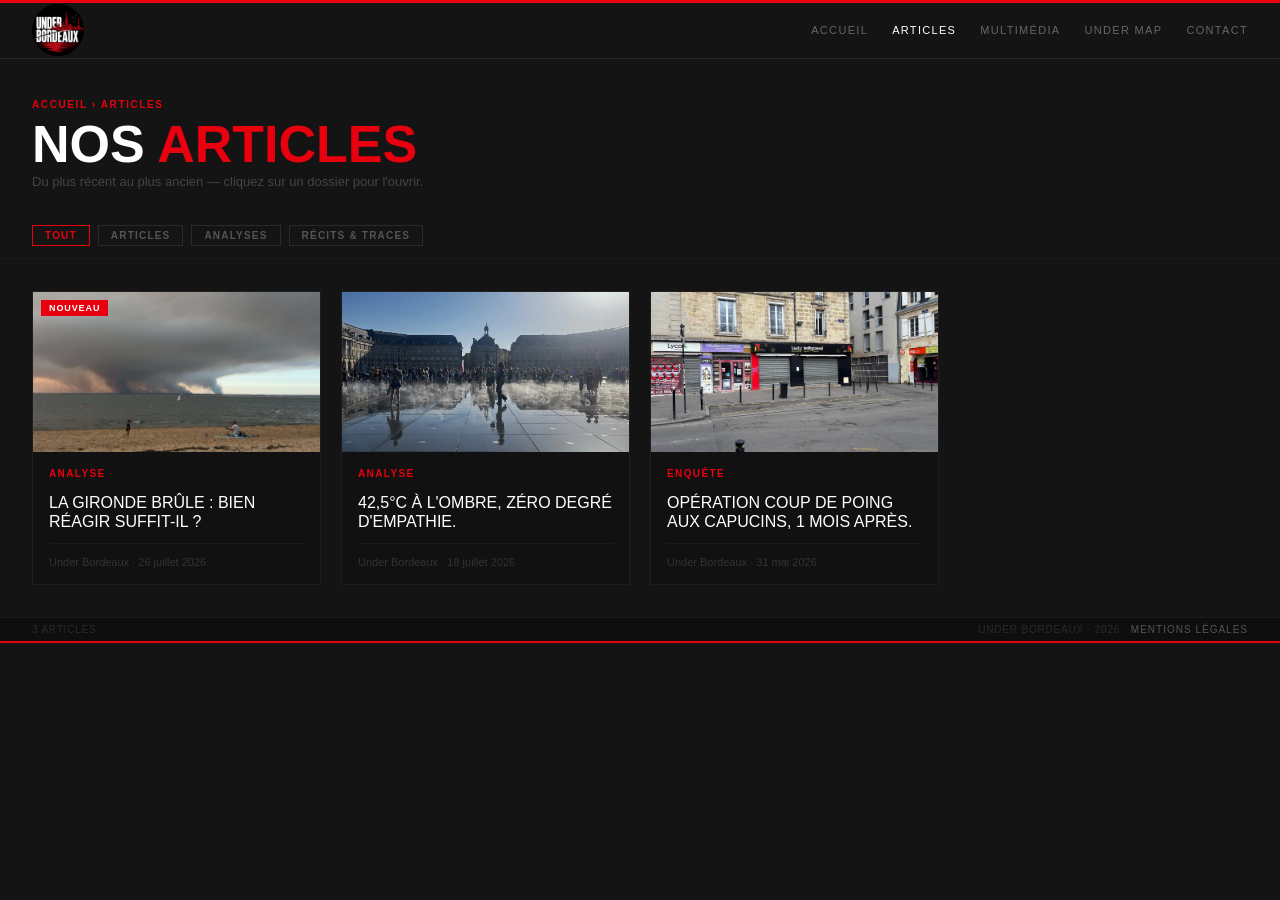
<file: articles.html>
<!DOCTYPE html>
<html lang="fr">
<head>
  <meta charset="UTF-8" />
  <meta name="viewport" content="width=device-width, initial-scale=1.0" />
  <title>Articles — Under Bordeaux</title>
  <link rel="stylesheet" href="css/style.css" />
  <style>
    .ub-lib-filters { display: flex; gap: 8px; padding: 12px 32px; border-bottom: 0.5px solid #1a1a1a; }
    .ub-filter { background: none; border: 0.5px solid #2a2a2a; color: #555; font-size: 10px; font-weight: 700; letter-spacing: 0.12em; text-transform: uppercase; padding: 4px 12px; cursor: pointer; transition: all 0.15s; }
    .ub-filter:hover, .ub-filter.active { border-color: #E8000F; color: #E8000F; }
    .ub-lib-grid { display: grid; grid-template-columns: repeat(auto-fill, minmax(260px, 1fr)); gap: 20px; padding: 32px; }
    .ub-card { background: #111; border: 0.5px solid #1e1e1e; cursor: pointer; transition: all 0.15s; }
    .ub-card:hover { border-color: #333; transform: translateY(-2px); }
    .ub-card:hover .ub-card-title { color: #E8000F; }
    .ub-card-img { width: 100%; height: 160px; object-fit: cover; display: block; background: #1a1a1a; position: relative; overflow: hidden; }
    .ub-card-img img { width: 100%; height: 100%; object-fit: cover; display: block; }
    .ub-card-img-placeholder { width: 100%; height: 160px; background: #1a1a1a; display: flex; align-items: center; justify-content: center; position: relative; }
    .ub-card-badge { position: absolute; top: 8px; left: 8px; background: #E8000F; font-size: 9px; font-weight: 700; letter-spacing: 0.1em; text-transform: uppercase; color: #fff; padding: 3px 8px; }
    .ub-card-body { padding: 16px; }
    .ub-card-tag { font-size: 10px; font-weight: 700; letter-spacing: 0.14em; text-transform: uppercase; color: #E8000F; margin-bottom: 8px; }
    .ub-card-title { font-family: Impact, Arial Black, sans-serif; font-size: 16px; text-transform: uppercase; color: #fff; line-height: 1.2; margin-bottom: 6px; transition: color 0.15s; }
    .ub-card-meta { font-size: 11px; color: #333; padding-top: 12px; border-top: 0.5px solid #1a1a1a; }
    .ub-statusbar { background: #0e0e0e; border-top: 0.5px solid #1a1a1a; padding: 6px 32px; display: flex; justify-content: space-between; font-size: 10px; color: #2a2a2a; letter-spacing: 0.08em; text-transform: uppercase; }
    .ub-overlay { position: fixed; inset: 0; background: rgba(0,0,0,0.88); display: flex; align-items: center; justify-content: center; z-index: 100; padding: 20px; }
    .ub-overlay.hidden { display: none; }
    .ub-modal { background: #111; border: 0.5px solid #333; width: 420px; max-width: 100%; }
    .ub-modal-head { background: #121212; border-bottom: 0.5px solid #222; padding: 10px 14px; display: flex; align-items: center; justify-content: space-between; }
    .ub-modal-head-title { font-size: 10px; font-weight: 700; letter-spacing: 0.14em; text-transform: uppercase; color: #E8000F; }
    .ub-modal-close { background: none; border: none; color: #555; font-size: 16px; cursor: pointer; }
    .ub-modal-close:hover { color: #fff; }
    .ub-modal-body { padding: 16px; }
    .ub-modal-title { font-family: Impact, Arial Black, sans-serif; font-size: 18px; text-transform: uppercase; color: #fff; line-height: 1.15; margin-bottom: 6px; }
    .ub-modal-meta { font-size: 11px; color: #444; margin-bottom: 10px; }
    .ub-modal-desc { font-size: 13px; color: #666; line-height: 1.65; }
    .ub-modal-foot { display: flex; gap: 8px; padding: 12px 16px; border-top: 0.5px solid #1e1e1e; }
    .ub-modal-open { flex: 1; background: #E8000F; border: none; color: #fff; font-size: 11px; font-weight: 700; letter-spacing: 0.12em; text-transform: uppercase; padding: 10px; cursor: pointer; transition: background 0.15s; }
    .ub-modal-open:hover { background: #c5000c; }
    .ub-modal-cancel { background: none; border: 0.5px solid #2a2a2a; color: #555; font-size: 11px; font-weight: 700; letter-spacing: 0.12em; text-transform: uppercase; padding: 10px 14px; cursor: pointer; transition: all 0.15s; }
    .ub-modal-cancel:hover { border-color: #555; color: #fff; }
    .ub-lib-empty { padding: 60px 32px; text-align: center; color: #333; font-size: 13px; }
    @media (max-width: 640px) {
      .ub-lib-filters { padding: 12px 20px; flex-wrap: wrap; }
      .ub-lib-grid { grid-template-columns: 1fr; padding: 20px; gap: 16px; }
      .ub-lib-header { padding: 32px 20px 0 !important; }
    }
  </style>
</head>
<body style="background:#141414;color:#fff;margin:0;">

  <div class="ub-redline"></div>

  <nav class="ub-nav">
    <div class="ub-logo"><img src="images/logo.png" alt="Under Bordeaux" style="height:52px;width:auto;" /></div>
    <div class="ub-nav-links">
      <a href="index.html">Accueil</a>
      <a href="articles.html" style="color:#fff;">Articles</a>
      <a href="podcasts.html">Multimédia</a>
       <a href="undermap.html">Under Map</a>
      <a href="index.html#contact">Contact</a>
    </div>
    <button class="ub-hamburger" aria-label="Menu">
      <span></span><span></span><span></span>
    </button>
  </nav>

  <!-- EN-TÊTE PAGE -->
  <div class="ub-lib-header" style="padding:40px 32px 0;">
    <div style="font-size:10px;font-weight:700;letter-spacing:0.16em;text-transform:uppercase;color:#E8000F;margin-bottom:8px;">Accueil › Articles</div>
    <h1 style="font-family:Impact,Arial Black,sans-serif;font-size:clamp(28px,5vw,52px);text-transform:uppercase;line-height:1;color:#fff;margin-bottom:4px;">Nos <span style="color:#E8000F;">Articles</span></h1>
    <p style="font-size:13px;color:#444;margin-bottom:0;">Du plus récent au plus ancien — cliquez sur un dossier pour l'ouvrir.</p>
  </div>

  <!-- FILTRES -->
  <div class="ub-lib-filters" style="margin-top:24px;">
    <button class="ub-filter active" onclick="filter('all',this)">Tout</button>
    <button class="ub-filter" onclick="filter('enquete',this)">Articles</button>
    <button class="ub-filter" onclick="filter('analyse',this)">Analyses</button>
    <button class="ub-filter" onclick="filter('article',this)">Récits & Traces</button>
  </div>

  <!-- GRILLE -->
  <div class="ub-lib-grid" id="grid"></div>

  <!-- STATUSBAR -->
  <div class="ub-statusbar">
    <span id="count">0 articles</span>
    <span>Under Bordeaux · 2026 · <a class="ub-legal" href="mentions-legales.html">Mentions légales</a></span>
  </div>

  <div class="ub-redline"></div>

  <!-- MODAL -->
  <div class="ub-overlay hidden" id="overlay">
    <div class="ub-modal">
      <div class="ub-modal-head">
        <div class="ub-modal-head-title" id="m-tag">—</div>
        <button class="ub-modal-close" onclick="closeModal()">✕</button>
      </div>
      <div id="m-img" style="width:100%;height:180px;background:#1a1a1a;display:flex;align-items:center;justify-content:center;font-size:48px;">📁</div>
      <div class="ub-modal-body">
        <div class="ub-modal-title" id="m-title">—</div>
        <div class="ub-modal-meta" id="m-meta">—</div>
        <div class="ub-modal-desc" id="m-desc">—</div>
      </div>
      <div class="ub-modal-foot">
        <button class="ub-modal-open" id="m-open-btn">Ouvrir l'article →</button>
        <button class="ub-modal-cancel" onclick="closeModal()">Fermer</button>
      </div>
    </div>
  </div>

  <script src="js/main.js"></script>
  <script>
    /*
    ✏️ AJOUTER VOS ARTICLES ICI
    Copiez-collez un bloc { } pour chaque nouvel article.
    Les champs :
      - id      : numéro unique (1, 2, 3...)
      - tag     : 'enquete', 'analyse' ou 'microtrottoir'
      - label   : texte affiché ('Enquête', 'Analyse', 'Micro-trottoir')
      - title   : titre de l'article
      - date    : date de publication
      - auteur  : nom(s) de l'auteur
      - desc    : courte description
      - nouveau : true si récent, false sinon
      - img     : chemin vers la photo (ex: 'images/enquete1.jpg') ou null
      - href    : lien vers la page de l'article (ex: 'article1.html')
    */
    const articles = [
      { id:1, tag:'analyse', label:'Analyse', title:'La Gironde brûle : bien réagir suffit-il ?', date:'26 juillet 2026', auteur:'Under Bordeaux', desc:'Face aux incendies, Bordeaux a ouvert ses portes aux sinistrés. Une réaction à saluer. Mais les moyens de secours ont-ils été à la hauteur des choix passés ?', nouveau:true, img:'images/incendie-hero.jpeg', href:'incendie.html' },
      { id:2, tag:'analyse', label:'Analyse', title:'42,5°C à l\'ombre, zéro degré d\'empathie.', date:'18 juillet 2026', auteur:'Under Bordeaux', desc:'Chronique d\'une canicule à deux vitesses. Records de chaleur, transports à l\'arrêt et discours déconnectés : à Bordeaux, tout le monde n\'a pas chaud de la même manière.', nouveau:false, img:'images/canicule-miroir-eau.webp', href:'canicule.html' },
      { id:3, tag:'enquete', label:'Enquête', title:'Opération coup de poing aux Capucins, 1 mois après.', date:'31 mai 2026', auteur:'Under Bordeaux', desc:'Investigations sur les méthodes répressives des équipes municipales à Bordeaux, au sein du quartier des Capucins.', nouveau:false, img:'images/capucins.jpg', href:'article1.html' },
    ];

    let current = null;

    function renderGrid(items) {
      const grid = document.getElementById('grid');
      document.getElementById('count').textContent = items.length + ' article' + (items.length > 1 ? 's' : '');
      if (items.length === 0) {
        grid.innerHTML = '<div class="ub-lib-empty">Aucun article dans cette catégorie pour l\'instant.</div>';
        return;
      }
      grid.innerHTML = items.map(a => `
        <div class="ub-card" onclick="openModal(${a.id})">
          ${a.img
            ? `<div class="ub-card-img" style="position:relative;"><img src="${a.img}" alt="${a.title}" />${a.nouveau ? '<div class="ub-card-badge">Nouveau</div>' : ''}</div>`
            : `<div class="ub-card-img-placeholder">${a.nouveau ? '<div class="ub-card-badge">Nouveau</div>' : ''}<span style="font-size:28px;color:#2a2a2a;">📁</span></div>`}
          <div class="ub-card-body">
            <div class="ub-card-tag">${a.label}</div>
            <div class="ub-card-title">${a.title}</div>
            <div class="ub-card-meta">${a.auteur} · ${a.date}</div>
          </div>
        </div>
      `).join('');
    }

    function filter(tag, btn) {
      document.querySelectorAll('.ub-filter').forEach(b => b.classList.remove('active'));
      btn.classList.add('active');
      renderGrid(tag === 'all' ? articles : articles.filter(a => a.tag === tag));
    }

    function openModal(id) {
      const a = articles.find(x => x.id === id);
      current = a;
      document.getElementById('m-tag').textContent = a.label;
      document.getElementById('m-title').textContent = a.title;
      document.getElementById('m-meta').textContent = a.date + ' · ' + a.auteur;
      document.getElementById('m-desc').textContent = a.desc;
      document.getElementById('m-img').innerHTML = a.img
        ? `<img src="${a.img}" alt="${a.title}" style="width:100%;height:180px;object-fit:cover;display:block;" />`
        : `<div style="width:100%;height:180px;background:#1a1a1a;display:flex;align-items:center;justify-content:center;font-size:48px;">📁</div>`;
      document.getElementById('m-open-btn').onclick = () => { window.location.href = a.href; };
      document.getElementById('overlay').classList.remove('hidden');
    }

    function closeModal() {
      document.getElementById('overlay').classList.add('hidden');
      current = null;
    }

    document.getElementById('overlay').addEventListener('click', e => {
      if (e.target.id === 'overlay') closeModal();
    });

    renderGrid(articles);
  </script>

</body>
</html>
</file>
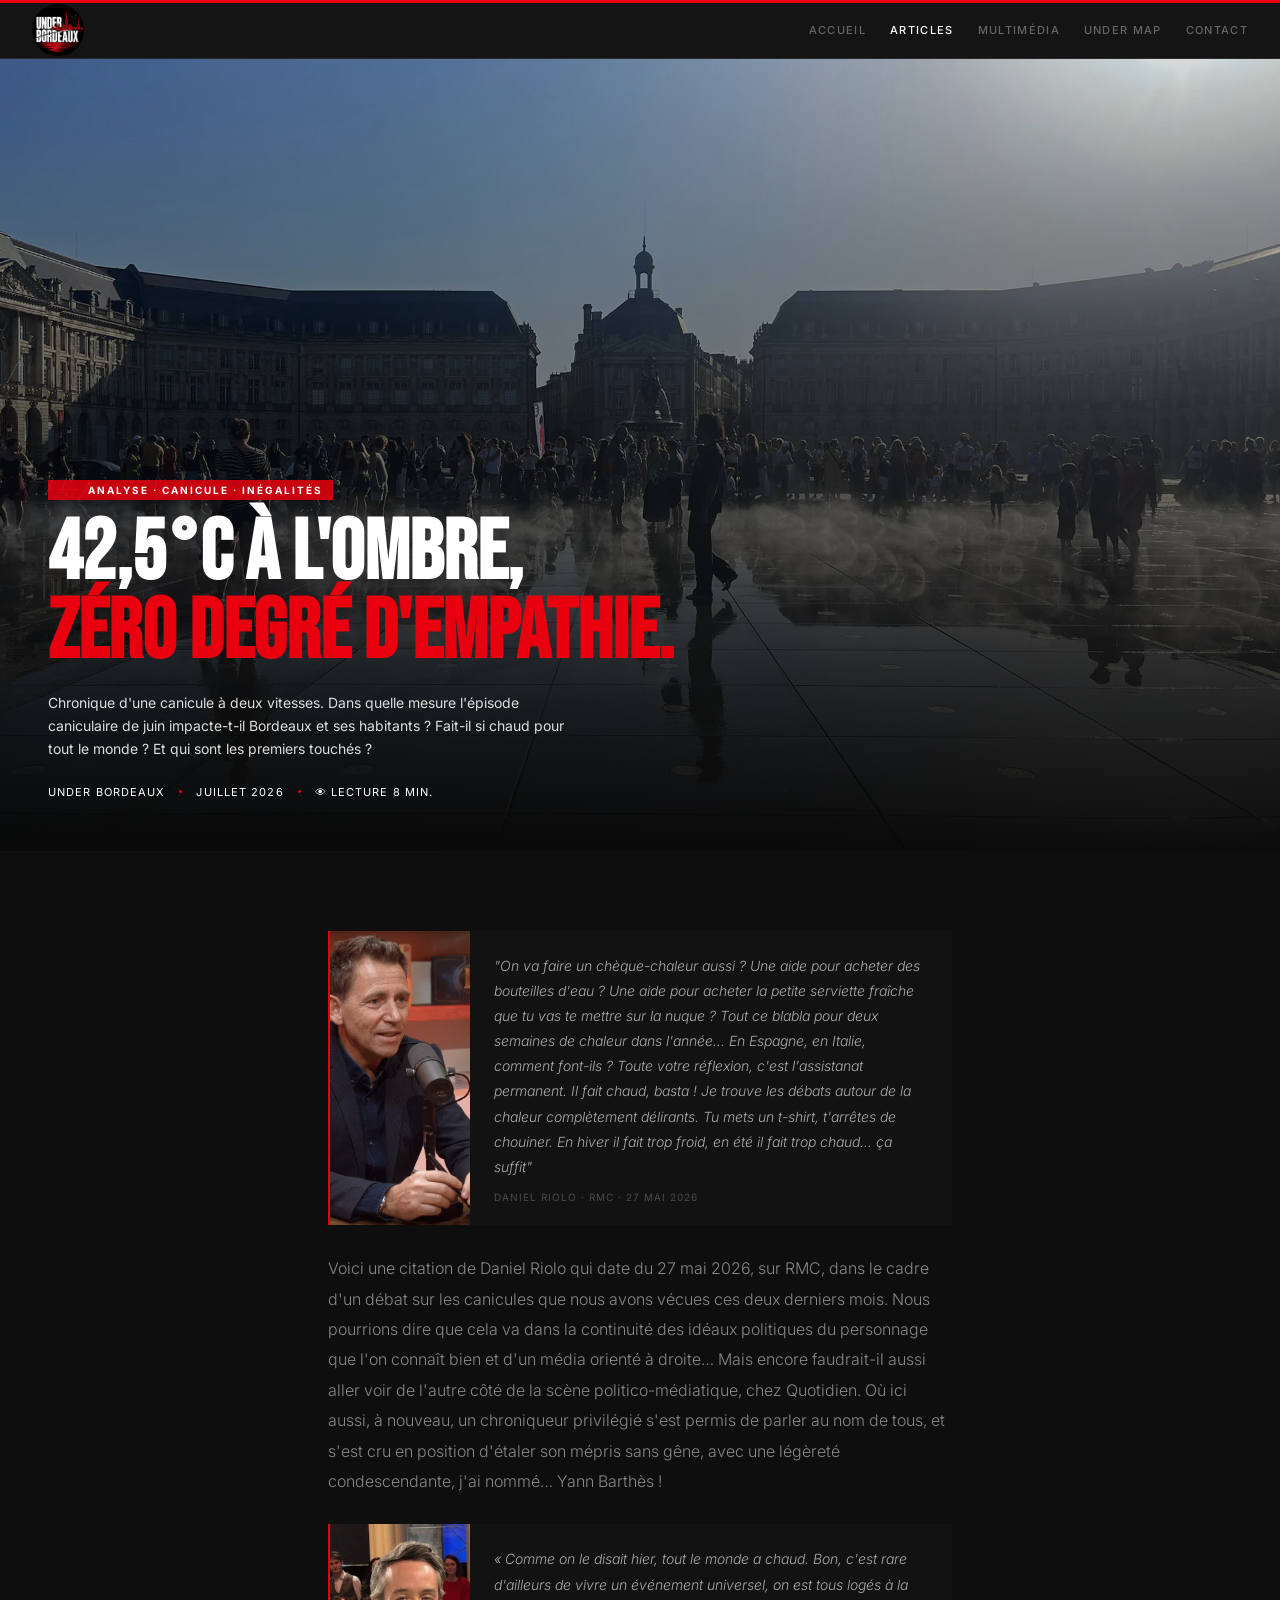
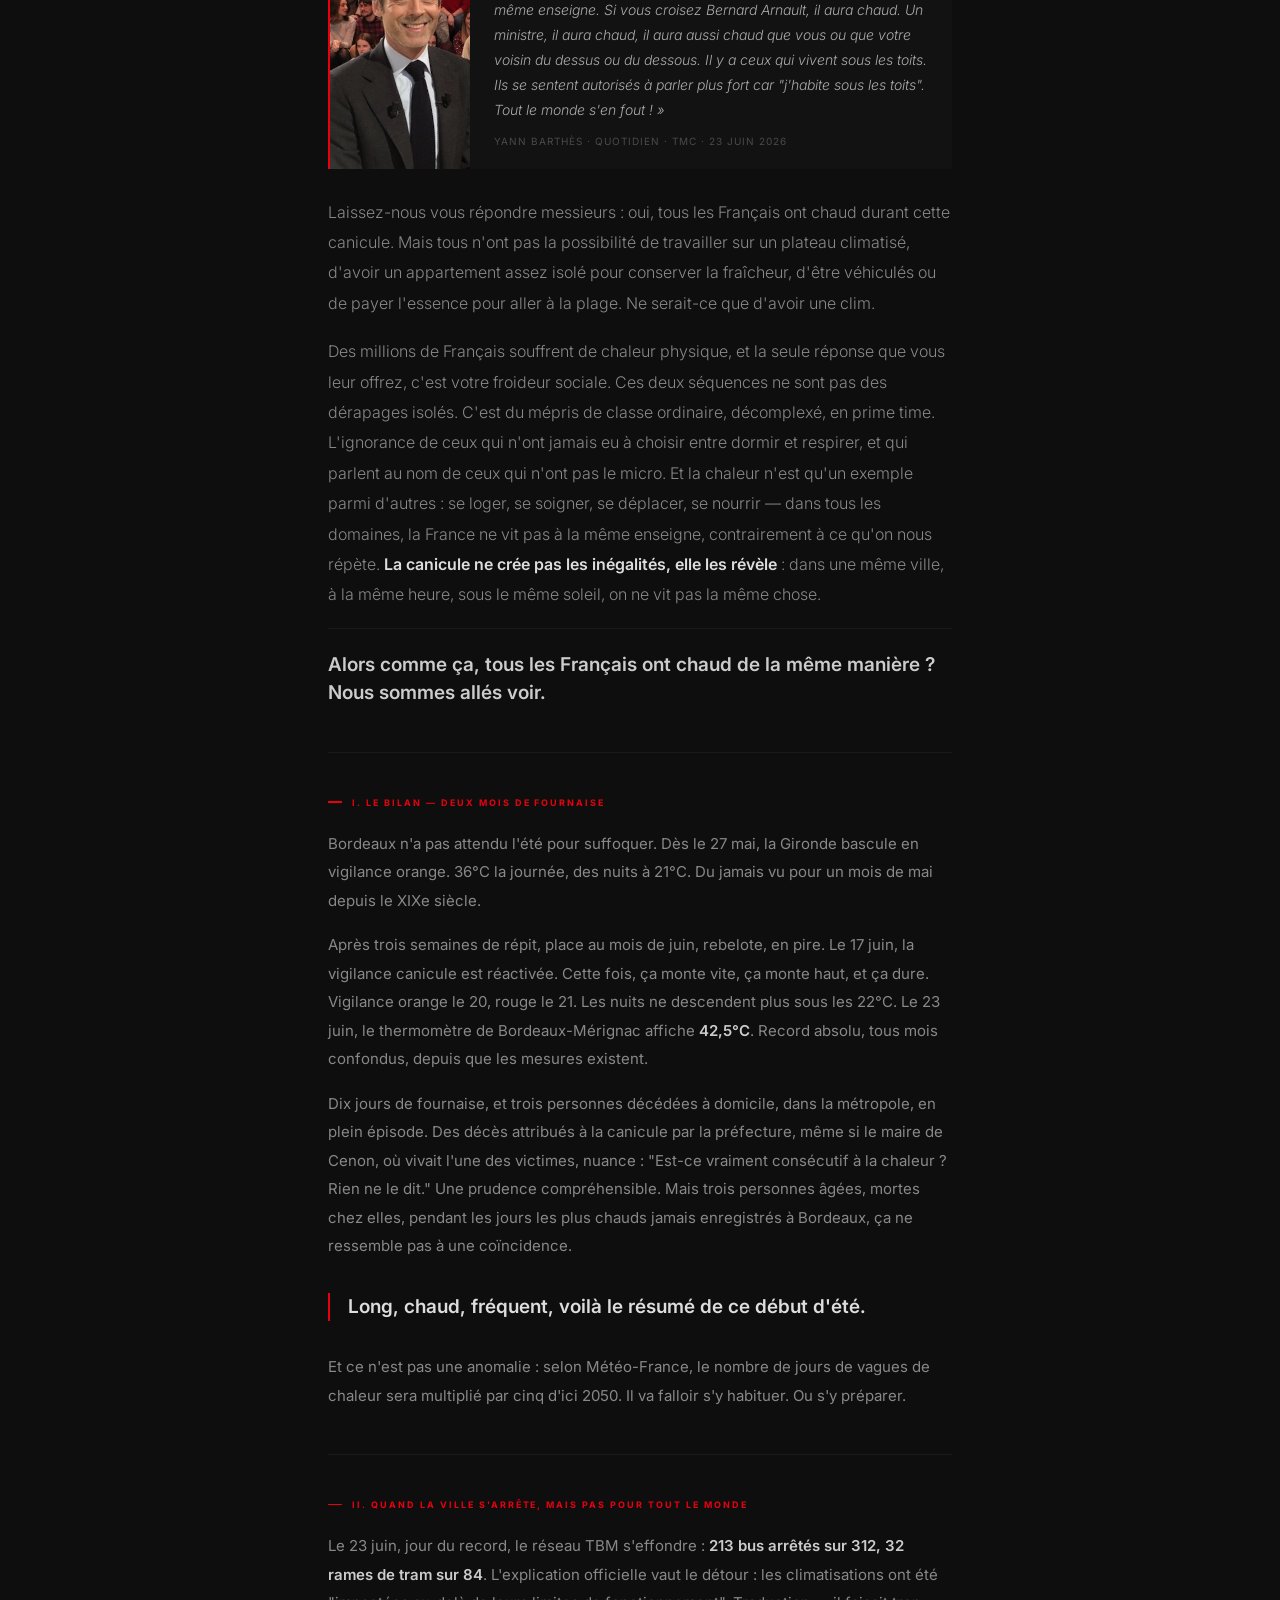
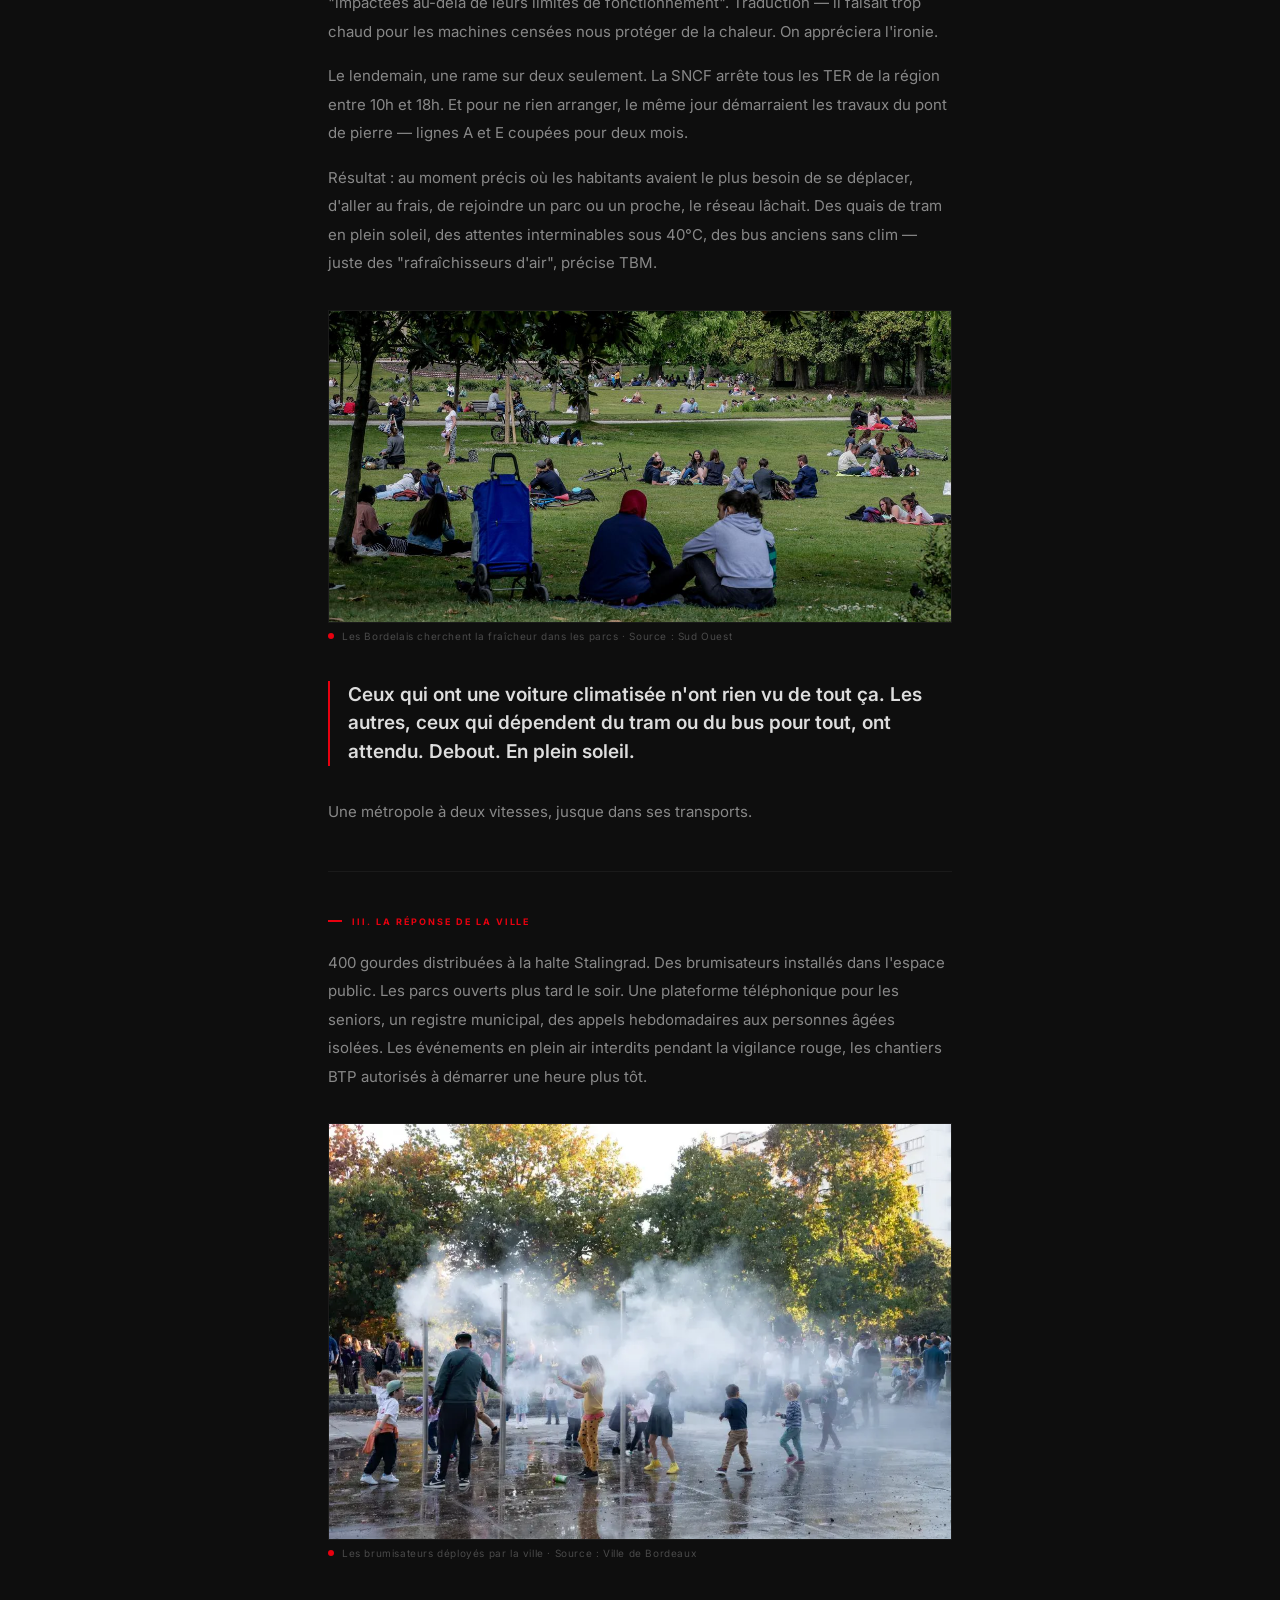
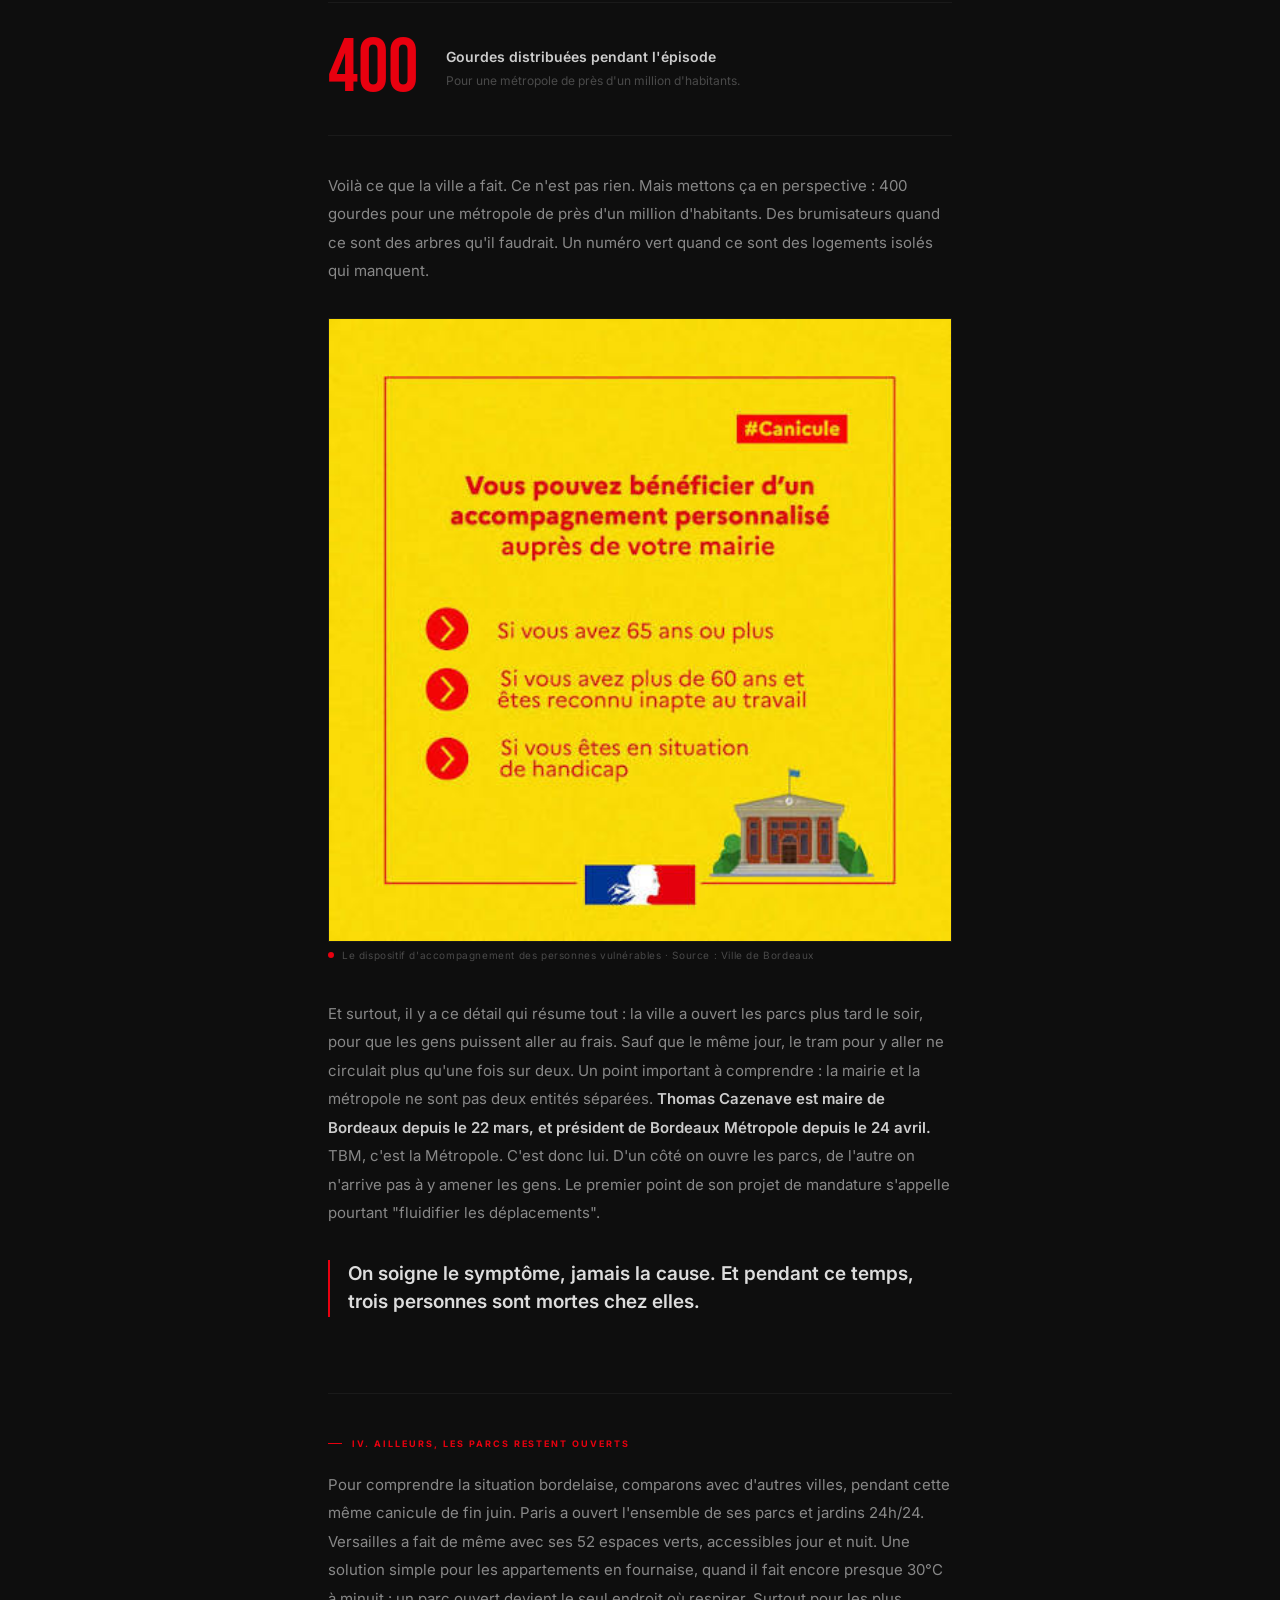
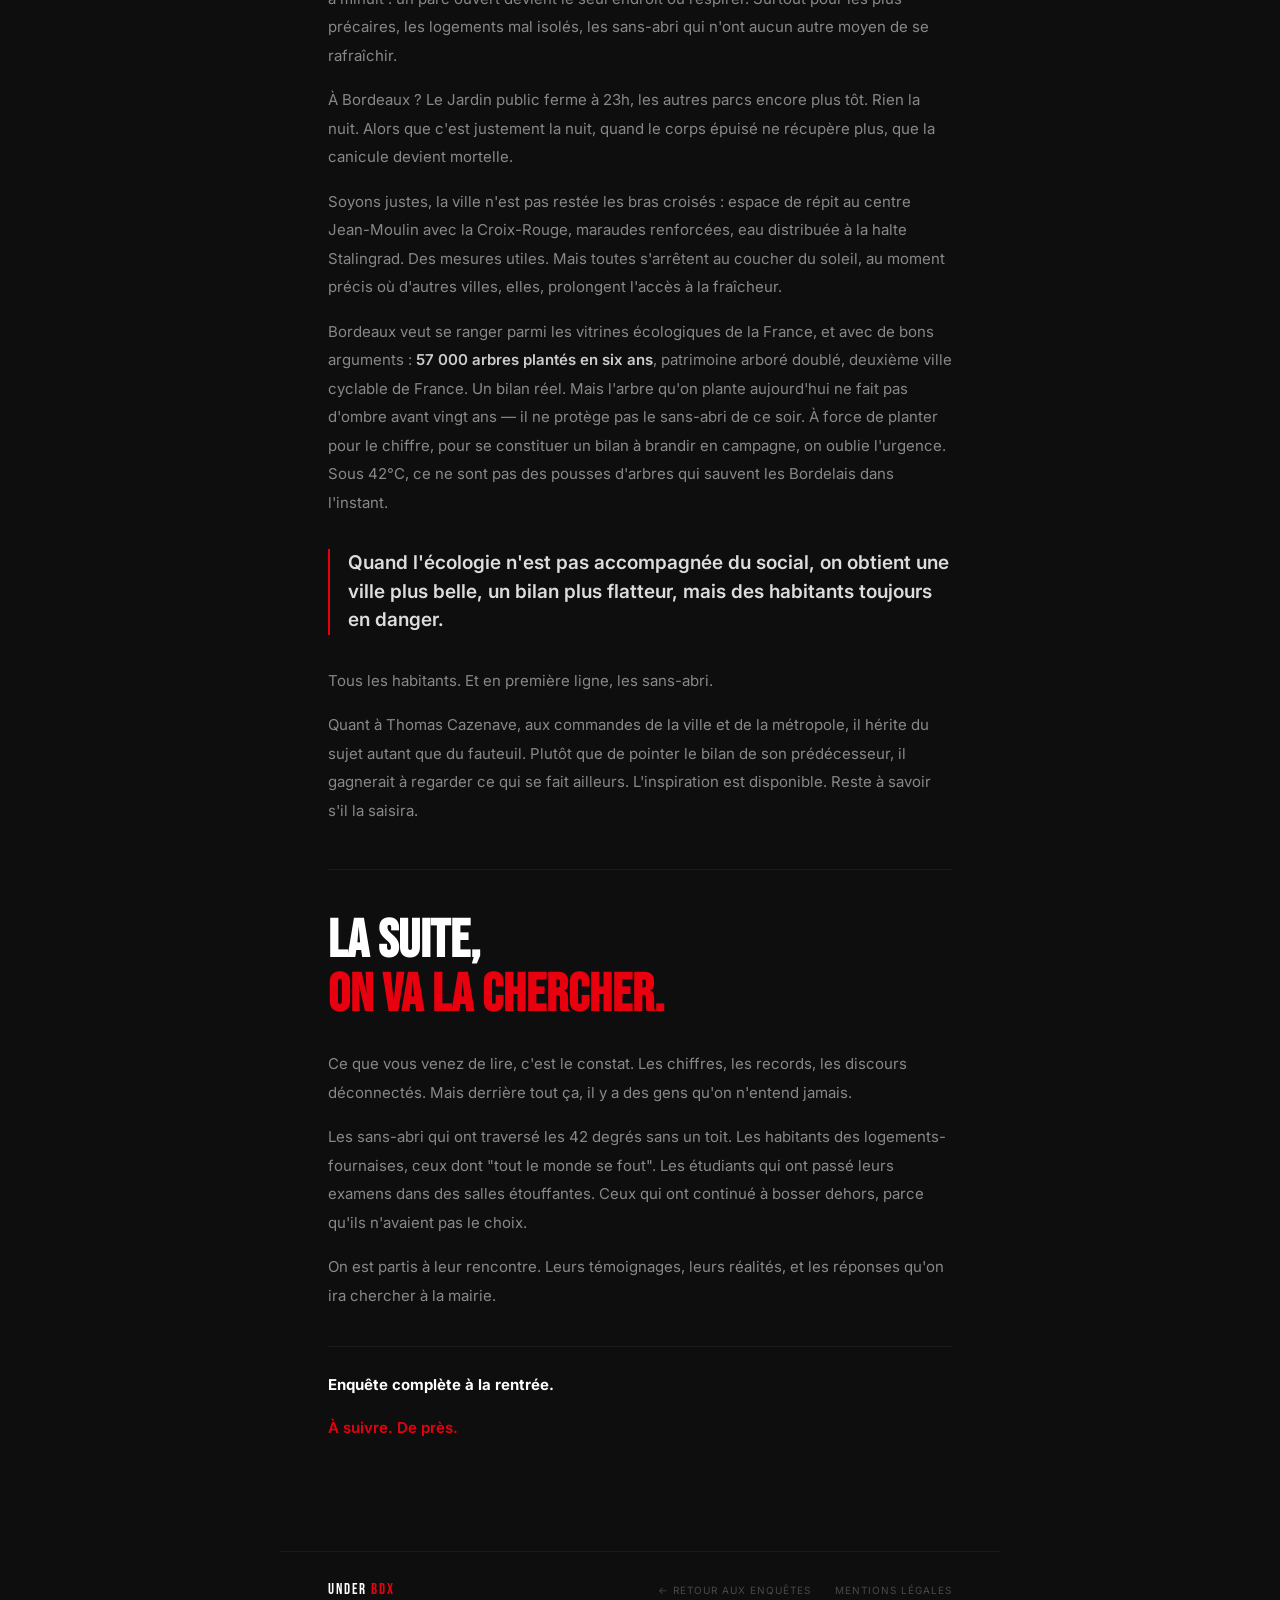
<file: canicule.html>
<!DOCTYPE html>
<html lang="fr">
<head>
<meta charset="utf-8"/>
<meta content="width=device-width, initial-scale=1.0" name="viewport"/>
<title>42,5°C à l'ombre, zéro degré d'empathie — Under Bordeaux</title>
<link href="css/style.css" rel="stylesheet"/>
<link href="https://fonts.googleapis.com" rel="preconnect"/>
<link href="https://fonts.googleapis.com/css2?family=Bebas+Neue&family=Inter:wght@300;400;500;600;700&display=swap" rel="stylesheet"/>
<style>
    :root { --red: #E8000F; --bg: #0e0e0e; --border: #1a1a1a; --muted: #4a4a4a; }
    *, *::before, *::after { box-sizing: border-box; margin: 0; padding: 0; }
    body { background: var(--bg); color: #fff; font-family: 'Inter', sans-serif; }

    /* HERO */
    .hero { position: relative; height: 88vh; min-height: 520px; display: flex; align-items: flex-end; overflow: hidden; }
    .hero-bg { position: absolute; inset: 0; background: linear-gradient(to bottom, rgba(8,8,8,0.15) 0%, rgba(8,8,8,0.98) 100%), url('images/canicule-miroir-eau.webp') center/cover no-repeat; }
    .hero-content { position: relative; z-index: 2; padding: 0 48px 52px; max-width: 900px; }
    .hero-tag { font-size: 10px; font-weight: 700; letter-spacing: 0.2em; text-transform: uppercase; color: #fff; margin-bottom: 14px; background: rgba(232,0,15,0.85); padding: 4px 10px; display: inline-flex; align-items: center; gap: 10px; }
    .hero-tag::before { content: ''; width: 20px; height: 1.5px; background: var(--red); display: block; }
    .hero-title { font-family: 'Bebas Neue', Impact, sans-serif; font-size: clamp(44px, 7.5vw, 84px); line-height: 0.95; color: #fff; margin-bottom: 18px; }
    .hero-title span { color: var(--red); }
    .hero-sub { font-size: 14px; color: #ddd; line-height: 1.65; max-width: 540px; margin-bottom: 24px; }
    .hero-meta { display: flex; align-items: center; gap: 14px; font-size: 11px; color: #fff; letter-spacing: 0.1em; text-transform: uppercase; }
    .dot { width: 3px; height: 3px; border-radius: 50%; background: var(--red); }

    /* ARTICLE */
    .art { max-width: 720px; margin: 0 auto; padding: 0 48px 100px; }

    .art-intro { padding: 52px 0 44px; border-bottom: 0.5px solid var(--border); }
    .art-intro p { font-size: 16px; line-height: 1.9; color: #888; font-weight: 300; margin-bottom: 18px; }
    .art-intro p:last-child { margin: 0; }
    .art-intro strong { color: #ddd; font-weight: 600; }
    .art-intro .accroche { font-size: 19px; font-weight: 600; color: #ccc; line-height: 1.5; padding-top: 22px; margin-top: 6px; border-top: 0.5px solid var(--border); }

    /* CITATION MEDIA */
    .quote-media { margin: 28px 0; padding: 22px 24px; background: #121212; border-left: 2px solid var(--red); }
    .quote-media p { font-size: 14px; line-height: 1.8; color: #aaa; font-style: italic; margin: 0 0 12px; font-weight: 300; }
    .quote-media cite { font-size: 10px; color: var(--muted); letter-spacing: 0.1em; text-transform: uppercase; font-style: normal; display: block; }

    /* CITATION MEDIA AVEC PHOTO */
    .quote-portrait { margin: 28px 0; background: #121212; border-left: 2px solid var(--red); display: flex; gap: 0; overflow: hidden; }
    .quote-portrait-img { width: 140px; flex-shrink: 0; overflow: hidden; }
    .quote-portrait-img img { width: 100%; height: 100%; object-fit: cover; display: block; filter: grayscale(0.2); }
    .quote-portrait-body { padding: 22px 24px; flex: 1; min-width: 0; }
    .quote-portrait-body p { font-size: 14px; line-height: 1.8; color: #aaa; font-style: italic; margin: 0 0 12px; font-weight: 300; }
    .quote-portrait-body cite { font-size: 10px; color: var(--muted); letter-spacing: 0.1em; text-transform: uppercase; font-style: normal; display: block; }
    .quote-portrait-credit { font-size: 8px; color: #333; letter-spacing: 0.04em; padding: 4px 8px; text-align: center; }
    @media (max-width: 640px) {
      .quote-portrait { flex-direction: column; }
      .quote-portrait-img { width: 100%; height: 220px; }
      .quote-portrait-img img { object-position: center top; }
    }

    .s { padding: 44px 0; border-bottom: 0.5px solid var(--border); }
    .s:last-child { border-bottom: none; }
    .s-label { font-size: 9px; font-weight: 700; letter-spacing: 0.22em; text-transform: uppercase; color: var(--red); margin-bottom: 22px; display: flex; align-items: center; gap: 10px; }
    .s-label::before { content: ''; width: 14px; height: 1.5px; background: var(--red); display: block; }
    .s p { font-size: 15px; line-height: 1.9; color: #888; margin-bottom: 16px; }
    .s p:last-child { margin: 0; }
    .s strong { color: #ccc; font-weight: 600; }

    .key { margin: 32px 0; padding-left: 18px; border-left: 2px solid var(--red); }
    .key p { font-size: 19px; font-weight: 600; color: #ddd; line-height: 1.5; margin: 0; }

    /* IMAGE ARTICLE */
    .art-img { margin: 32px 0; }
    .art-img img { width: 100%; display: block; border: 0.5px solid var(--border); }
    .art-img-cap { padding: 7px 0; font-size: 10px; color: var(--muted); letter-spacing: 0.06em; display: flex; align-items: center; gap: 8px; }
    .art-img-cap::before { content: ''; width: 6px; height: 6px; border-radius: 50%; background: var(--red); flex-shrink: 0; }

    /* STAT */
    .stat { margin: 36px 0; display: flex; align-items: center; gap: 28px; padding: 28px 0; border-top: 0.5px solid var(--border); border-bottom: 0.5px solid var(--border); }
    .stat-n { font-family: 'Bebas Neue', Impact, sans-serif; font-size: 76px; color: var(--red); line-height: 1; flex-shrink: 0; }
    .stat-t strong { font-size: 14px; color: #ccc; display: block; margin-bottom: 6px; font-weight: 600; }
    .stat-t p { font-size: 12px; color: var(--muted); line-height: 1.6; margin: 0; }

    /* CONCLUSION */
    .conclu { padding: 44px 0 0; }
    .conclu-title { font-family: 'Bebas Neue', Impact, sans-serif; font-size: clamp(38px, 6vw, 54px); line-height: 1; color: #fff; margin-bottom: 28px; }
    .conclu-title span { color: var(--red); }
    .conclu p { font-size: 15px; line-height: 1.9; color: #888; margin-bottom: 16px; }
    .conclu strong { color: #ccc; }
    .conclu-close { margin-top: 36px; padding-top: 24px; border-top: 0.5px solid var(--border); }
    .conclu-close p { font-size: 15px; color: #fff; line-height: 1.8; margin-bottom: 10px; }

    /* FOOTER */
    .art-ft { max-width: 720px; margin: 0 auto; padding: 28px 48px 60px; border-top: 0.5px solid var(--border); display: flex; align-items: center; justify-content: space-between; }
    .art-ft-logo { font-family: 'Bebas Neue', Impact, sans-serif; font-size: 15px; letter-spacing: 2px; color: #fff; }
    .art-ft-logo span { color: var(--red); }
    .art-ft a { font-size: 10px; color: var(--muted); text-decoration: none; letter-spacing: 0.1em; text-transform: uppercase; transition: color 0.15s; }
    .art-ft a:hover { color: #fff; }

    @media (max-width: 640px) {
      .hero-content { padding: 0 20px 40px; }
      .art { padding: 0 20px 80px; }
      .stat { flex-direction: column; gap: 12px; align-items: flex-start; }
      .art-ft { padding: 24px 20px 40px; flex-direction: column; gap: 14px; align-items: flex-start; }
      .quote-media { padding: 18px 18px; }
    }
</style>
</head>
<body>
<div class="ub-redline"></div>
<nav class="ub-nav">
<div class="ub-logo"><img alt="Under Bordeaux" src="images/logo.png" style="height:52px;width:auto;"/></div>
<div class="ub-nav-links">
<a href="index.html">Accueil</a>
<a href="articles.html" style="color:#fff;">Articles</a>
<a href="podcasts.html">Multimédia</a>
<a href="undermap.html">Under Map</a>
<a href="index.html#contact">Contact</a>
</div>
<button aria-label="Menu" class="ub-hamburger"><span></span><span></span><span></span></button>
</nav>

<!-- HERO -->
<div class="hero">
<div class="hero-bg"></div>
<div class="hero-content">
<div class="hero-tag">Analyse · Canicule · Inégalités</div>
<h1 class="hero-title">42,5°C à l'ombre,<br/><span>zéro degré d'empathie.</span></h1>
<p class="hero-sub">Chronique d'une canicule à deux vitesses. Dans quelle mesure l'épisode caniculaire de juin impacte-t-il Bordeaux et ses habitants ? Fait-il si chaud pour tout le monde ? Et qui sont les premiers touchés ?</p>
<div class="hero-meta">
<span>Under Bordeaux</span><div class="dot"></div>
<span>Juillet 2026</span><div class="dot"></div>
<span>👁 Lecture 8 min.</span>
</div>
</div>
</div>

<div class="art">

<!-- INTRO -->
<div class="art-intro">

<div class="quote-portrait">
<div class="quote-portrait-img">
<img alt="Daniel Riolo" src="images/riolo.png"/>
<div class="quote-portrait-credit">Photo : ZACK / Wikimedia Commons · CC BY 3.0</div>
</div>
<div class="quote-portrait-body">
<p>"On va faire un chèque-chaleur aussi ? Une aide pour acheter des bouteilles d'eau ? Une aide pour acheter la petite serviette fraîche que tu vas te mettre sur la nuque ? Tout ce blabla pour deux semaines de chaleur dans l'année… En Espagne, en Italie, comment font-ils ? Toute votre réflexion, c'est l'assistanat permanent. Il fait chaud, basta ! Je trouve les débats autour de la chaleur complètement délirants. Tu mets un t-shirt, t'arrêtes de chouiner. En hiver il fait trop froid, en été il fait trop chaud… ça suffit"</p>
<cite>Daniel Riolo · RMC · 27 mai 2026</cite>
</div>
</div>

<p>Voici une citation de Daniel Riolo qui date du 27 mai 2026, sur RMC, dans le cadre d'un débat sur les canicules que nous avons vécues ces deux derniers mois. Nous pourrions dire que cela va dans la continuité des idéaux politiques du personnage que l'on connaît bien et d'un média orienté à droite… Mais encore faudrait-il aussi aller voir de l'autre côté de la scène politico-médiatique, chez Quotidien. Où ici aussi, à nouveau, un chroniqueur privilégié s'est permis de parler au nom de tous, et s'est cru en position d'étaler son mépris sans gêne, avec une légèreté condescendante, j'ai nommé… Yann Barthès !</p>

<div class="quote-portrait">
<div class="quote-portrait-img">
<img alt="Yann Barthès" src="images/barthes.jpg"/>
<div class="quote-portrait-credit">Photo : Anipamal / Wikimedia Commons · CC BY-SA 4.0</div>
</div>
<div class="quote-portrait-body">
<p>« Comme on le disait hier, tout le monde a chaud. Bon, c'est rare d'ailleurs de vivre un événement universel, on est tous logés à la même enseigne. Si vous croisez Bernard Arnault, il aura chaud. Un ministre, il aura chaud, il aura aussi chaud que vous ou que votre voisin du dessus ou du dessous. Il y a ceux qui vivent sous les toits. Ils se sentent autorisés à parler plus fort car "j'habite sous les toits". Tout le monde s'en fout ! »</p>
<cite>Yann Barthès · Quotidien · TMC · 23 juin 2026</cite>
</div>
</div>

<p>Laissez-nous vous répondre messieurs : oui, tous les Français ont chaud durant cette canicule. Mais tous n'ont pas la possibilité de travailler sur un plateau climatisé, d'avoir un appartement assez isolé pour conserver la fraîcheur, d'être véhiculés ou de payer l'essence pour aller à la plage. Ne serait-ce que d'avoir une clim.</p>

<p>Des millions de Français souffrent de chaleur physique, et la seule réponse que vous leur offrez, c'est votre froideur sociale. Ces deux séquences ne sont pas des dérapages isolés. C'est du mépris de classe ordinaire, décomplexé, en prime time. L'ignorance de ceux qui n'ont jamais eu à choisir entre dormir et respirer, et qui parlent au nom de ceux qui n'ont pas le micro. Et la chaleur n'est qu'un exemple parmi d'autres : se loger, se soigner, se déplacer, se nourrir — dans tous les domaines, la France ne vit pas à la même enseigne, contrairement à ce qu'on nous répète. <strong>La canicule ne crée pas les inégalités, elle les révèle</strong> : dans une même ville, à la même heure, sous le même soleil, on ne vit pas la même chose.</p>

<p class="accroche">Alors comme ça, tous les Français ont chaud de la même manière ? Nous sommes allés voir.</p>
</div>

<!-- CHAPITRE I -->
<div class="s">
<div class="s-label">I. Le bilan — deux mois de fournaise</div>
<p>Bordeaux n'a pas attendu l'été pour suffoquer. Dès le 27 mai, la Gironde bascule en vigilance orange. 36°C la journée, des nuits à 21°C. Du jamais vu pour un mois de mai depuis le XIXe siècle.</p>
<p>Après trois semaines de répit, place au mois de juin, rebelote, en pire. Le 17 juin, la vigilance canicule est réactivée. Cette fois, ça monte vite, ça monte haut, et ça dure. Vigilance orange le 20, rouge le 21. Les nuits ne descendent plus sous les 22°C. Le 23 juin, le thermomètre de Bordeaux-Mérignac affiche <strong>42,5°C</strong>. Record absolu, tous mois confondus, depuis que les mesures existent.</p>
<p>Dix jours de fournaise, et trois personnes décédées à domicile, dans la métropole, en plein épisode. Des décès attribués à la canicule par la préfecture, même si le maire de Cenon, où vivait l'une des victimes, nuance : "Est-ce vraiment consécutif à la chaleur ? Rien ne le dit." Une prudence compréhensible. Mais trois personnes âgées, mortes chez elles, pendant les jours les plus chauds jamais enregistrés à Bordeaux, ça ne ressemble pas à une coïncidence.</p>
<div class="key">
<p>Long, chaud, fréquent, voilà le résumé de ce début d'été.</p>
</div>
<p>Et ce n'est pas une anomalie : selon Météo-France, le nombre de jours de vagues de chaleur sera multiplié par cinq d'ici 2050. Il va falloir s'y habituer. Ou s'y préparer.</p>
</div>

<!-- CHAPITRE II -->
<div class="s">
<div class="s-label">II. Quand la ville s'arrête, mais pas pour tout le monde</div>
<p>Le 23 juin, jour du record, le réseau TBM s'effondre : <strong>213 bus arrêtés sur 312, 32 rames de tram sur 84</strong>. L'explication officielle vaut le détour : les climatisations ont été "impactées au-delà de leurs limites de fonctionnement". Traduction — il faisait trop chaud pour les machines censées nous protéger de la chaleur. On appréciera l'ironie.</p>
<p>Le lendemain, une rame sur deux seulement. La SNCF arrête tous les TER de la région entre 10h et 18h. Et pour ne rien arranger, le même jour démarraient les travaux du pont de pierre — lignes A et E coupées pour deux mois.</p>
<p>Résultat : au moment précis où les habitants avaient le plus besoin de se déplacer, d'aller au frais, de rejoindre un parc ou un proche, le réseau lâchait. Des quais de tram en plein soleil, des attentes interminables sous 40°C, des bus anciens sans clim — juste des "rafraîchisseurs d'air", précise TBM.</p>

<div class="art-img">
<img alt="Parc bondé pendant la canicule à Bordeaux" src="images/canicule-parc.jpg"/>
<div class="art-img-cap">Les Bordelais cherchent la fraîcheur dans les parcs · Source : Sud Ouest</div>
</div>

<div class="key">
<p>Ceux qui ont une voiture climatisée n'ont rien vu de tout ça. Les autres, ceux qui dépendent du tram ou du bus pour tout, ont attendu. Debout. En plein soleil.</p>
</div>
<p>Une métropole à deux vitesses, jusque dans ses transports.</p>
</div>

<!-- CHAPITRE III -->
<div class="s">
<div class="s-label">III. La réponse de la ville</div>
<p>400 gourdes distribuées à la halte Stalingrad. Des brumisateurs installés dans l'espace public. Les parcs ouverts plus tard le soir. Une plateforme téléphonique pour les seniors, un registre municipal, des appels hebdomadaires aux personnes âgées isolées. Les événements en plein air interdits pendant la vigilance rouge, les chantiers BTP autorisés à démarrer une heure plus tôt.</p>

<div class="art-img">
<img alt="Brumisateurs installés par la ville de Bordeaux" src="images/canicule-brumisateurs.webp"/>
<div class="art-img-cap">Les brumisateurs déployés par la ville · Source : Ville de Bordeaux</div>
</div>


<div class="stat">
<div class="stat-n">400</div>
<div class="stat-t">
<strong>Gourdes distribuées pendant l'épisode</strong>
<p>Pour une métropole de près d'un million d'habitants.</p>
</div>
</div>

<p>Voilà ce que la ville a fait. Ce n'est pas rien. Mais mettons ça en perspective : 400 gourdes pour une métropole de près d'un million d'habitants. Des brumisateurs quand ce sont des arbres qu'il faudrait. Un numéro vert quand ce sont des logements isolés qui manquent.</p>

<div class="art-img">
<img alt="Dispositif d'accompagnement seniors de la ville de Bordeaux" src="images/canicule-seniors.jpg"/>
<div class="art-img-cap">Le dispositif d'accompagnement des personnes vulnérables · Source : Ville de Bordeaux</div>
</div>


<p>Et surtout, il y a ce détail qui résume tout : la ville a ouvert les parcs plus tard le soir, pour que les gens puissent aller au frais. Sauf que le même jour, le tram pour y aller ne circulait plus qu'une fois sur deux. Un point important à comprendre : la mairie et la métropole ne sont pas deux entités séparées. <strong>Thomas Cazenave est maire de Bordeaux depuis le 22 mars, et président de Bordeaux Métropole depuis le 24 avril.</strong> TBM, c'est la Métropole. C'est donc lui. D'un côté on ouvre les parcs, de l'autre on n'arrive pas à y amener les gens. Le premier point de son projet de mandature s'appelle pourtant "fluidifier les déplacements".</p>

<div class="key">
<p>On soigne le symptôme, jamais la cause. Et pendant ce temps, trois personnes sont mortes chez elles.</p>
</div>
</div>

<!-- CHAPITRE IV -->
<div class="s">
<div class="s-label">IV. Ailleurs, les parcs restent ouverts</div>
<p>Pour comprendre la situation bordelaise, comparons avec d'autres villes, pendant cette même canicule de fin juin. Paris a ouvert l'ensemble de ses parcs et jardins 24h/24. Versailles a fait de même avec ses 52 espaces verts, accessibles jour et nuit. Une solution simple pour les appartements en fournaise, quand il fait encore presque 30°C à minuit : un parc ouvert devient le seul endroit où respirer. Surtout pour les plus précaires, les logements mal isolés, les sans-abri qui n'ont aucun autre moyen de se rafraîchir.</p>
<p>À Bordeaux ? Le Jardin public ferme à 23h, les autres parcs encore plus tôt. Rien la nuit. Alors que c'est justement la nuit, quand le corps épuisé ne récupère plus, que la canicule devient mortelle.</p>
<p>Soyons justes, la ville n'est pas restée les bras croisés : espace de répit au centre Jean-Moulin avec la Croix-Rouge, maraudes renforcées, eau distribuée à la halte Stalingrad. Des mesures utiles. Mais toutes s'arrêtent au coucher du soleil, au moment précis où d'autres villes, elles, prolongent l'accès à la fraîcheur.</p>
<p>Bordeaux veut se ranger parmi les vitrines écologiques de la France, et avec de bons arguments : <strong>57 000 arbres plantés en six ans</strong>, patrimoine arboré doublé, deuxième ville cyclable de France. Un bilan réel. Mais l'arbre qu'on plante aujourd'hui ne fait pas d'ombre avant vingt ans — il ne protège pas le sans-abri de ce soir. À force de planter pour le chiffre, pour se constituer un bilan à brandir en campagne, on oublie l'urgence. Sous 42°C, ce ne sont pas des pousses d'arbres qui sauvent les Bordelais dans l'instant.</p>
<div class="key">
<p>Quand l'écologie n'est pas accompagnée du social, on obtient une ville plus belle, un bilan plus flatteur, mais des habitants toujours en danger.</p>
</div>
<p>Tous les habitants. Et en première ligne, les sans-abri.</p>
<p>Quant à Thomas Cazenave, aux commandes de la ville et de la métropole, il hérite du sujet autant que du fauteuil. Plutôt que de pointer le bilan de son prédécesseur, il gagnerait à regarder ce qui se fait ailleurs. L'inspiration est disponible. Reste à savoir s'il la saisira.</p>
</div>

<!-- CONCLUSION -->
<div class="conclu">
<h2 class="conclu-title">La suite,<br/><span>on va la chercher.</span></h2>
<p>Ce que vous venez de lire, c'est le constat. Les chiffres, les records, les discours déconnectés. Mais derrière tout ça, il y a des gens qu'on n'entend jamais.</p>
<p>Les sans-abri qui ont traversé les 42 degrés sans un toit. Les habitants des logements-fournaises, ceux dont "tout le monde se fout". Les étudiants qui ont passé leurs examens dans des salles étouffantes. Ceux qui ont continué à bosser dehors, parce qu'ils n'avaient pas le choix.</p>
<p>On est partis à leur rencontre. Leurs témoignages, leurs réalités, et les réponses qu'on ira chercher à la mairie.</p>
<div class="conclu-close">
<p><strong style="color:#fff;">Enquête complète à la rentrée.</strong></p>
<p style="color:#E8000F;font-weight:600;margin-top:16px;">À suivre. De près.</p>
</div>
</div>

</div>

<!-- FOOTER -->
<div class="art-ft">
<div class="art-ft-logo">UNDER <span>BDX</span></div>
<div class="art-ft-links"><a href="articles.html">← Retour aux enquêtes</a><a href="mentions-legales.html">Mentions légales</a></div>
</div>
<div class="ub-redline"></div>

<script src="js/main.js"></script>
</body>
</html>
</file>
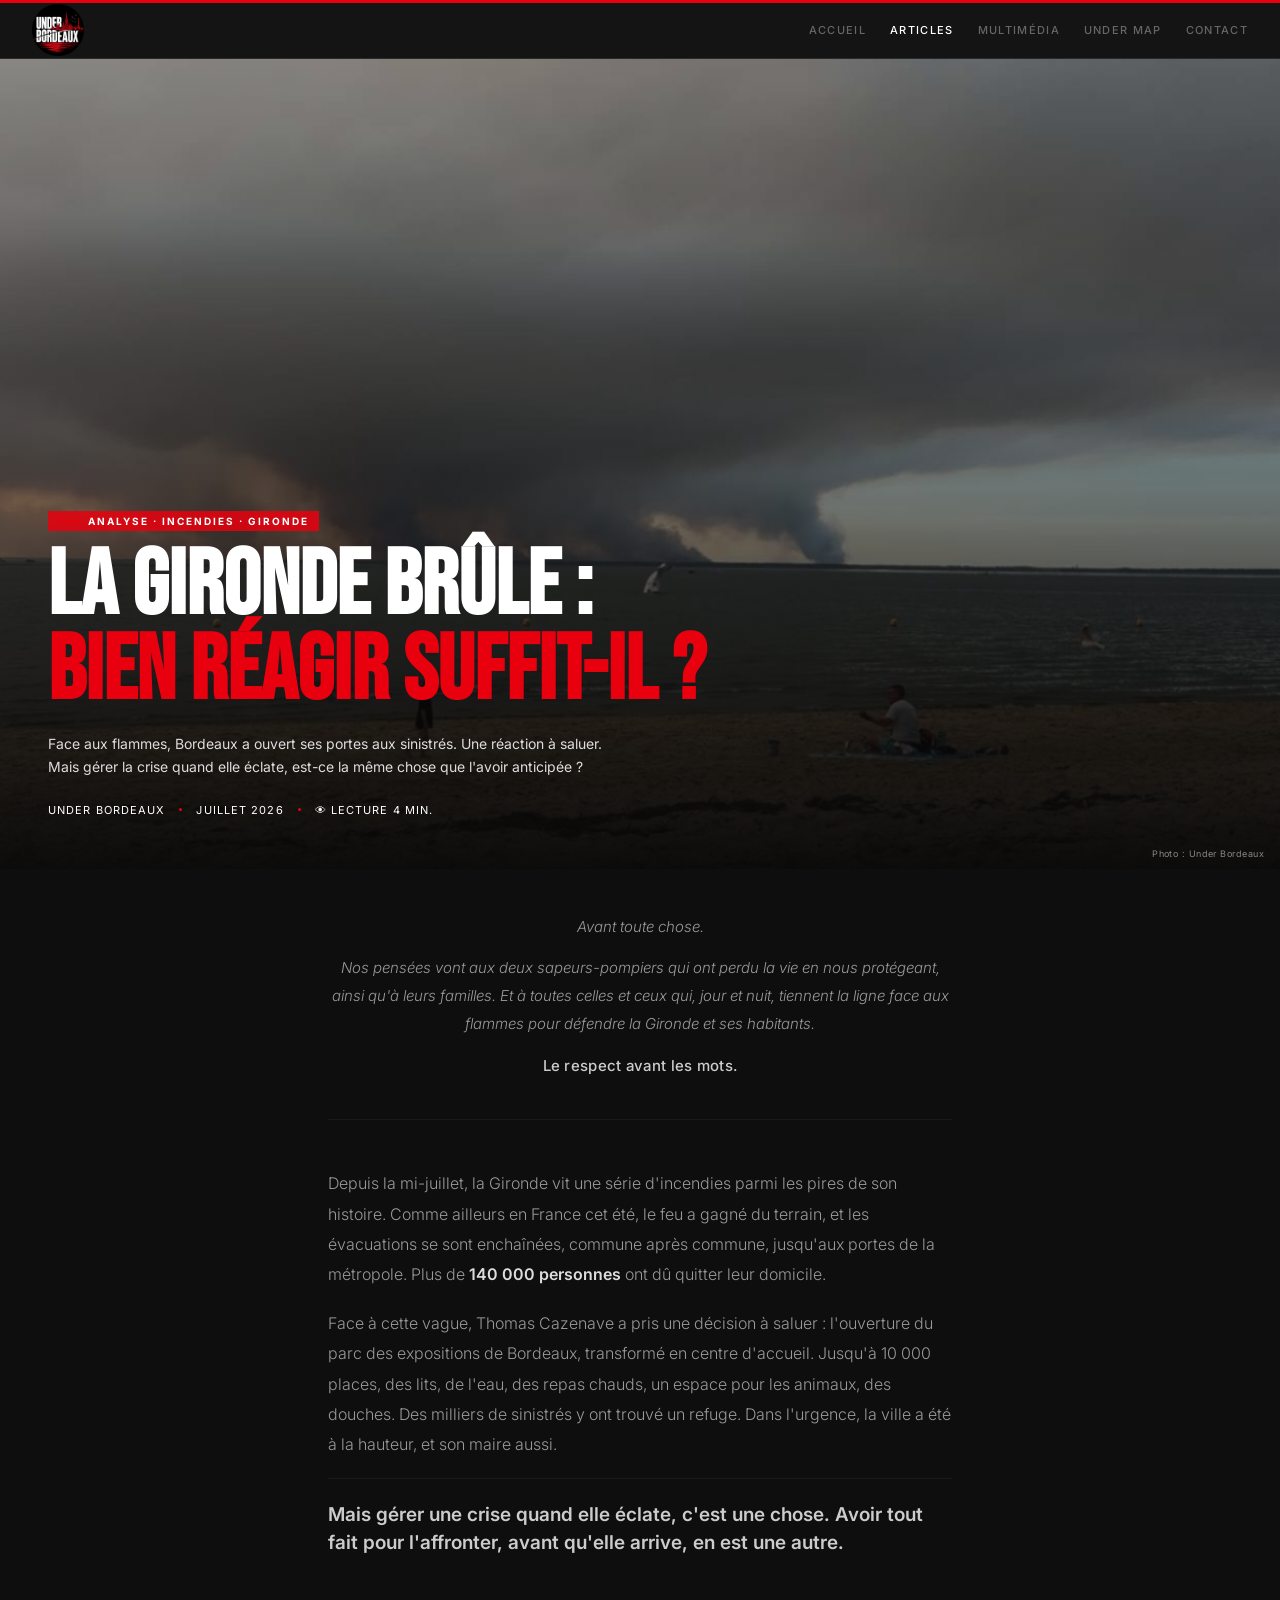
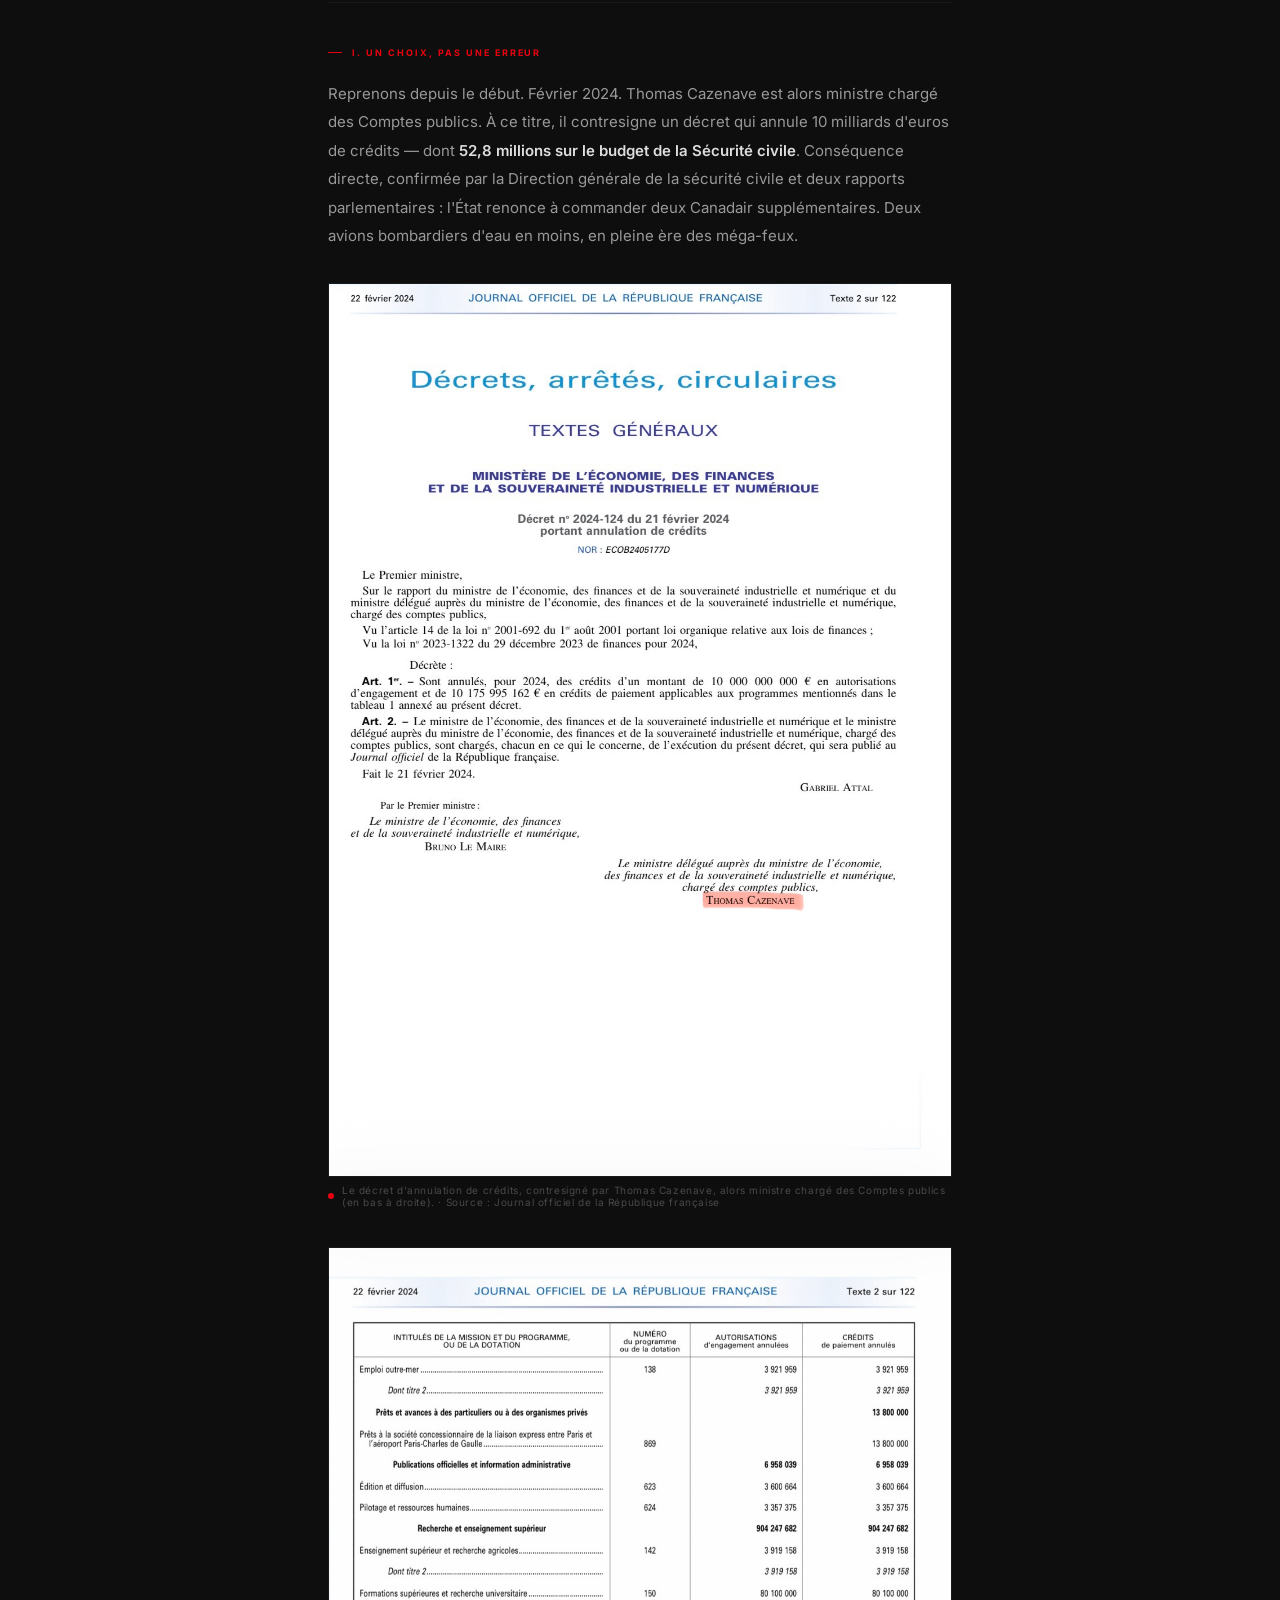
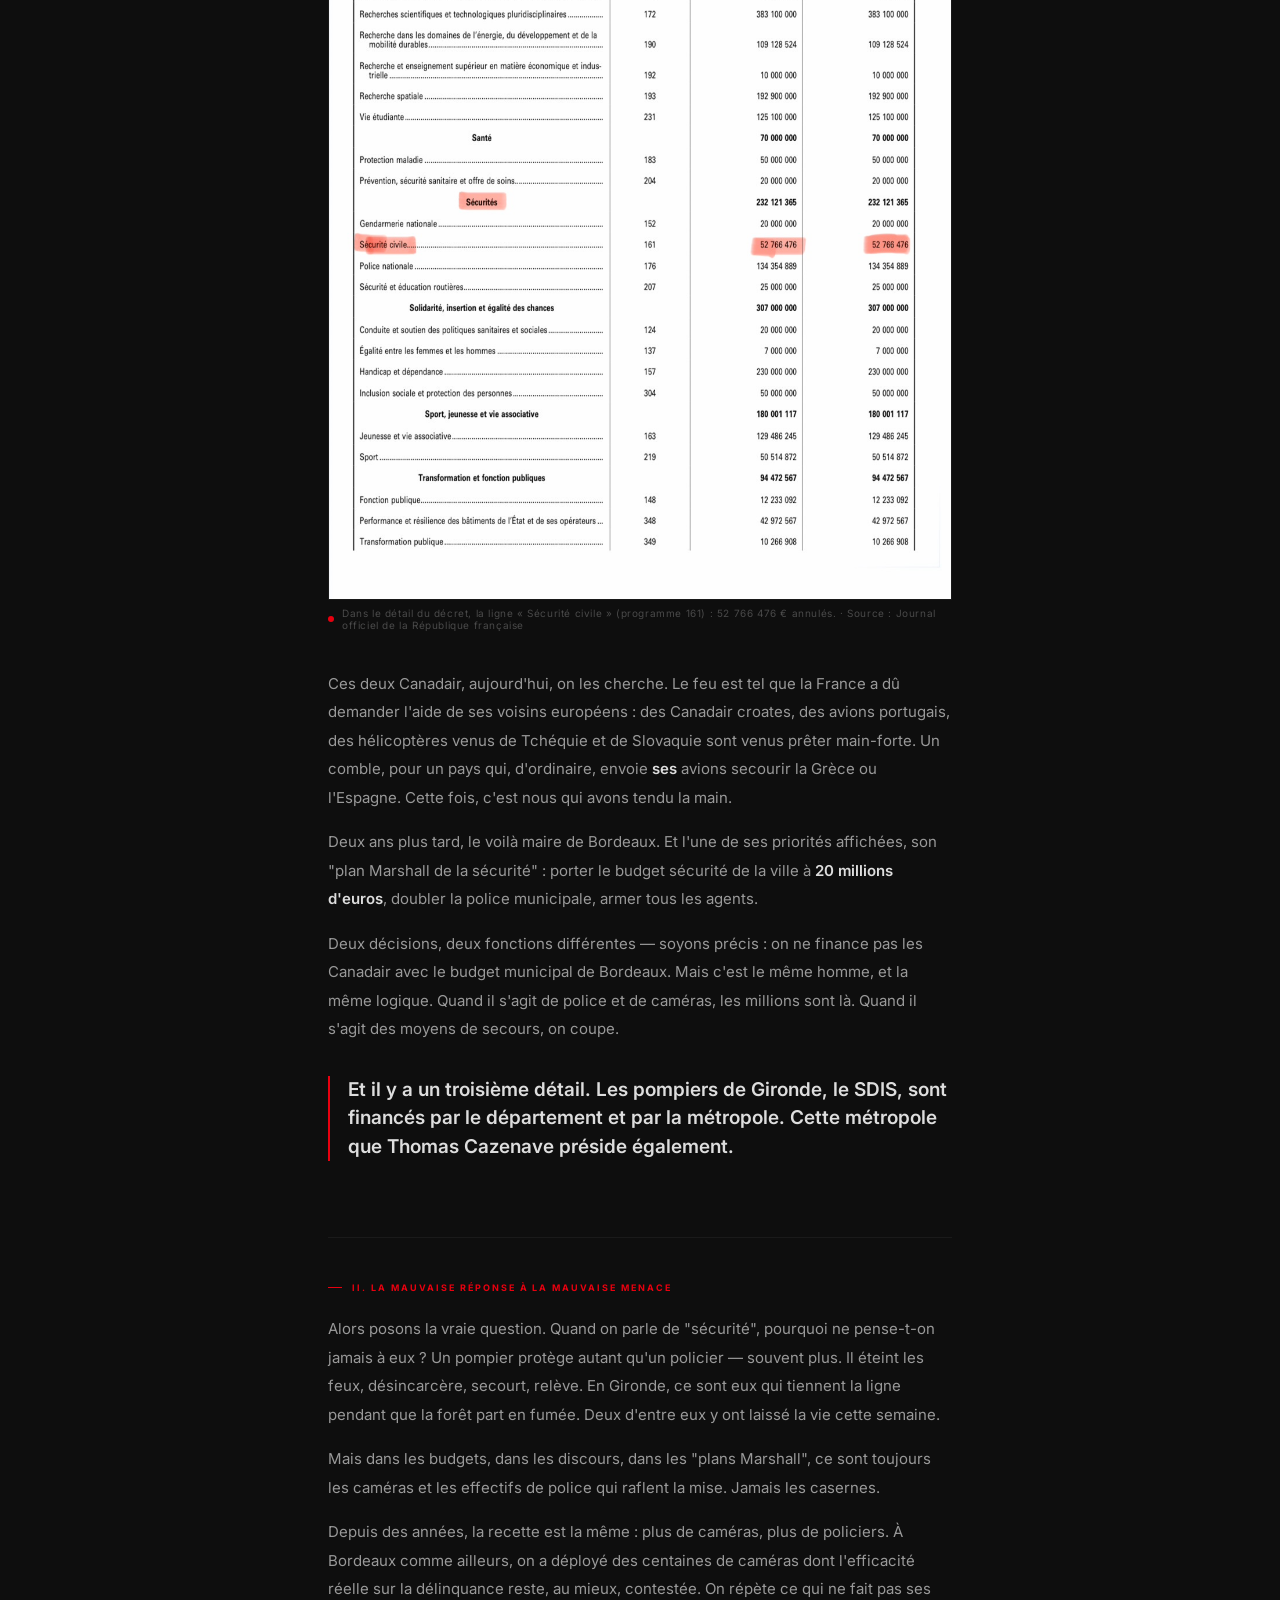
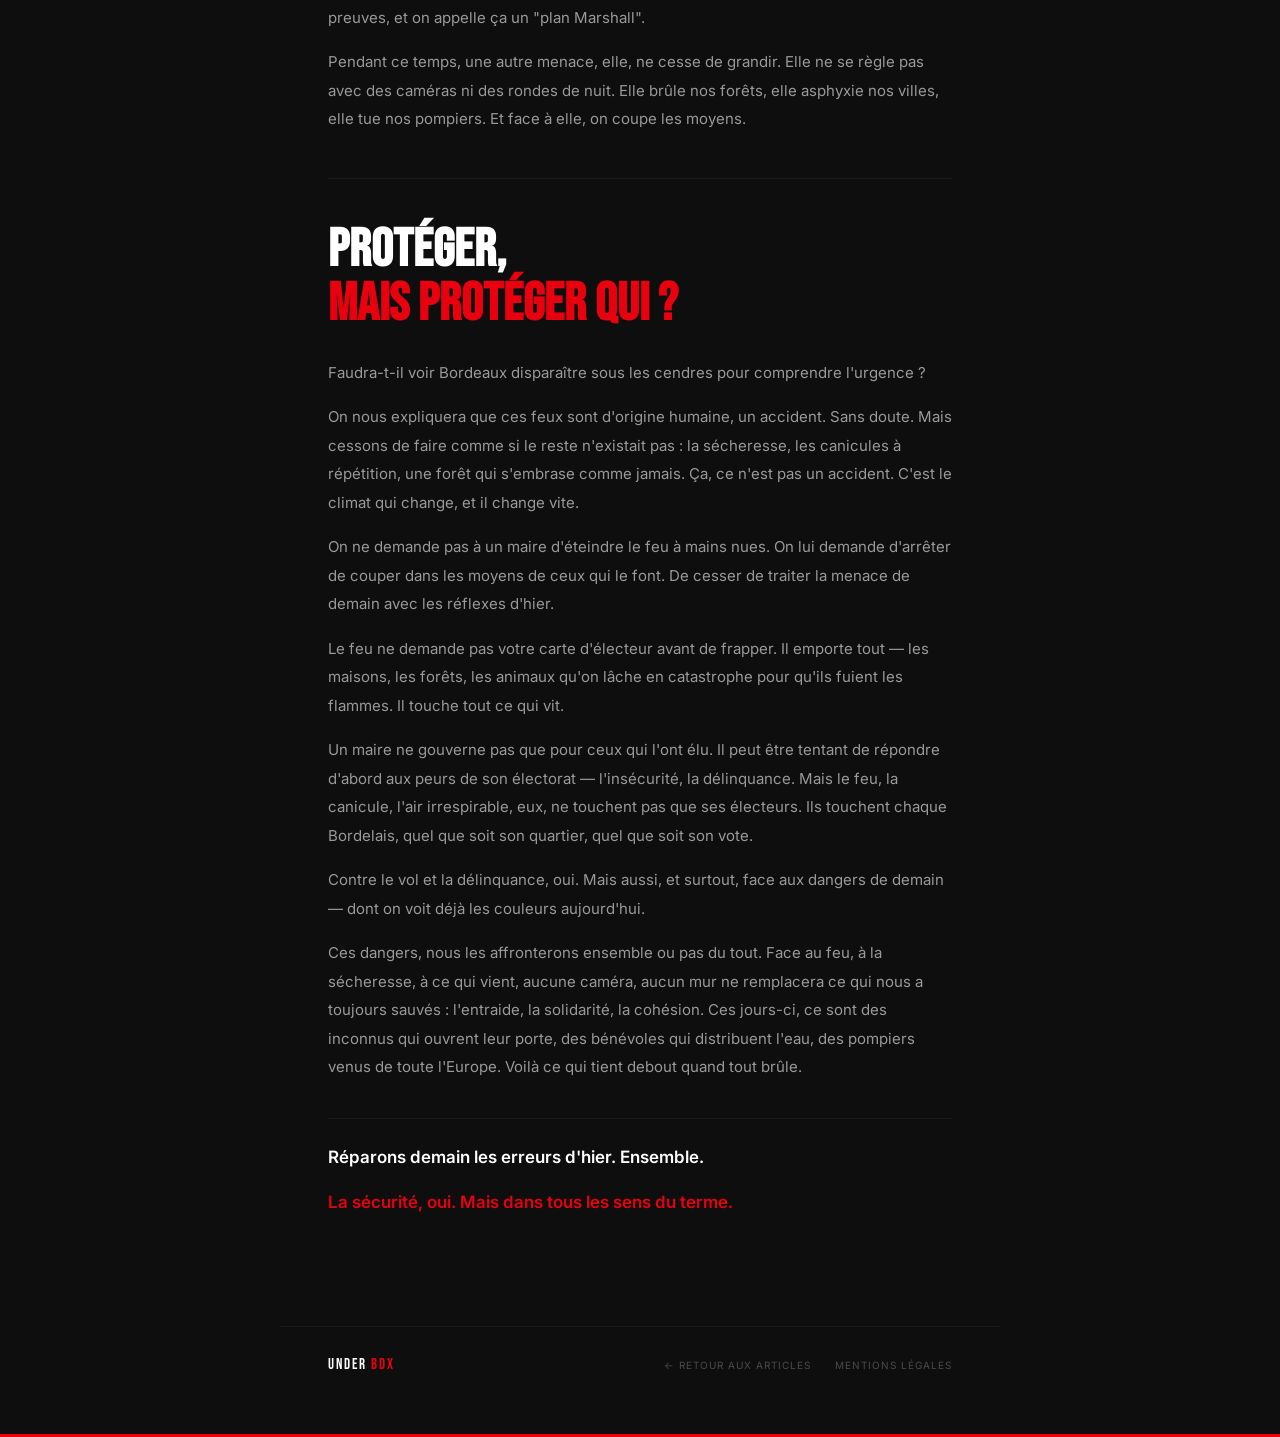
<file: incendie.html>
<!DOCTYPE html>
<html lang="fr">
<head>
<meta charset="utf-8"/>
<meta content="width=device-width, initial-scale=1.0" name="viewport"/>
<title>La Gironde brûle : bien réagir suffit-il ? — Under Bordeaux</title>
<link href="css/style.css" rel="stylesheet"/>
<link href="https://fonts.googleapis.com" rel="preconnect"/>
<link href="https://fonts.googleapis.com/css2?family=Bebas+Neue&family=Inter:wght@300;400;500;600;700&display=swap" rel="stylesheet"/>
<style>
    :root { --red: #E8000F; --bg: #0e0e0e; --border: #1a1a1a; --muted: #4a4a4a; }
    *, *::before, *::after { box-sizing: border-box; margin: 0; padding: 0; }
    body { background: var(--bg); color: #fff; font-family: 'Inter', sans-serif; }

    /* HERO */
    .hero { position: relative; height: 90vh; min-height: 540px; display: flex; align-items: flex-end; overflow: hidden; }
    .hero-bg { position: absolute; inset: 0; background: linear-gradient(to bottom, rgba(8,8,8,0.25) 0%, rgba(8,8,8,0.55) 55%, rgba(8,8,8,0.97) 100%), url('images/incendie-hero.jpeg') center/cover no-repeat; }
    .hero-content { position: relative; z-index: 2; padding: 0 48px 52px; max-width: 900px; }
    .hero-tag { font-size: 10px; font-weight: 700; letter-spacing: 0.2em; text-transform: uppercase; color: #fff; margin-bottom: 14px; background: rgba(232,0,15,0.85); padding: 4px 10px; display: inline-flex; align-items: center; gap: 10px; }
    .hero-tag::before { content: ''; width: 20px; height: 1.5px; background: var(--red); display: block; }
    .hero-title { font-family: 'Bebas Neue', Impact, sans-serif; font-size: clamp(46px, 8vw, 92px); line-height: 0.92; color: #fff; margin-bottom: 18px; }
    .hero-title span { color: var(--red); }
    .hero-sub { font-size: 14px; color: #ddd; line-height: 1.65; max-width: 560px; margin-bottom: 24px; }
    .hero-meta { display: flex; align-items: center; gap: 14px; font-size: 11px; color: #fff; letter-spacing: 0.1em; text-transform: uppercase; }
    .dot { width: 3px; height: 3px; border-radius: 50%; background: var(--red); }
    .hero-credit { position: absolute; bottom: 10px; right: 16px; z-index: 2; font-size: 9px; color: rgba(255,255,255,0.5); letter-spacing: 0.05em; }

    /* ARTICLE */
    .art { max-width: 720px; margin: 0 auto; padding: 0 48px 100px; }

    /* HOMMAGE */
    .hommage { padding: 44px 0 40px; border-bottom: 0.5px solid var(--border); text-align: center; }
    .hommage p { font-size: 15px; line-height: 1.85; color: #999; font-style: italic; font-weight: 300; margin-bottom: 14px; }
    .hommage p:last-child { margin: 0; color: #ccc; font-weight: 500; font-style: normal; letter-spacing: 0.02em; }

    .art-intro { padding: 48px 0 44px; border-bottom: 0.5px solid var(--border); }
    .art-intro p { font-size: 16px; line-height: 1.9; color: #999; font-weight: 300; margin-bottom: 18px; }
    .art-intro p:last-child { margin: 0; }
    .art-intro strong { color: #ddd; font-weight: 600; }
    .art-intro .accroche { font-size: 19px; font-weight: 600; color: #ccc; line-height: 1.5; padding-top: 22px; margin-top: 6px; border-top: 0.5px solid var(--border); }

    .s { padding: 44px 0; border-bottom: 0.5px solid var(--border); }
    .s:last-child { border-bottom: none; }
    .s-label { font-size: 9px; font-weight: 700; letter-spacing: 0.22em; text-transform: uppercase; color: var(--red); margin-bottom: 22px; display: flex; align-items: center; gap: 10px; }
    .s-label::before { content: ''; width: 14px; height: 1.5px; background: var(--red); display: block; }
    .s p { font-size: 15px; line-height: 1.9; color: #999; margin-bottom: 16px; }
    .s p:last-child { margin: 0; }
    .s strong { color: #ddd; font-weight: 600; }

    .key { margin: 32px 0; padding-left: 18px; border-left: 2px solid var(--red); }
    .key p { font-size: 19px; font-weight: 600; color: #ddd; line-height: 1.5; margin: 0; }

    /* IMAGE ARTICLE */
    .art-img { margin: 32px 0; }
    .art-img img { width: 100%; display: block; border: 0.5px solid var(--border); }
    .art-img-cap { padding: 7px 0; font-size: 10px; color: var(--muted); letter-spacing: 0.06em; display: flex; align-items: center; gap: 8px; }
    .art-img-cap::before { content: ''; width: 6px; height: 6px; border-radius: 50%; background: var(--red); flex-shrink: 0; }

    /* STAT */
    .stat { margin: 36px 0; display: flex; align-items: center; gap: 28px; padding: 28px 0; border-top: 0.5px solid var(--border); border-bottom: 0.5px solid var(--border); }
    .stat-n { font-family: 'Bebas Neue', Impact, sans-serif; font-size: 76px; color: var(--red); line-height: 1; flex-shrink: 0; }
    .stat-t strong { font-size: 14px; color: #ccc; display: block; margin-bottom: 6px; font-weight: 600; }
    .stat-t p { font-size: 12px; color: var(--muted); line-height: 1.6; margin: 0; }

    /* CONCLUSION */
    .conclu { padding: 44px 0 0; }
    .conclu-title { font-family: 'Bebas Neue', Impact, sans-serif; font-size: clamp(38px, 6vw, 54px); line-height: 1; color: #fff; margin-bottom: 28px; }
    .conclu-title span { color: var(--red); }
    .conclu p { font-size: 15px; line-height: 1.9; color: #999; margin-bottom: 16px; }
    .conclu strong { color: #ddd; }
    .conclu-close { margin-top: 36px; padding-top: 24px; border-top: 0.5px solid var(--border); }
    .conclu-close p { font-size: 17px; color: #fff; line-height: 1.7; margin-bottom: 10px; font-weight: 600; }

    /* FOOTER */
    .art-ft { max-width: 720px; margin: 0 auto; padding: 28px 48px 60px; border-top: 0.5px solid var(--border); display: flex; align-items: center; justify-content: space-between; }
    .art-ft-logo { font-family: 'Bebas Neue', Impact, sans-serif; font-size: 15px; letter-spacing: 2px; color: #fff; }
    .art-ft-logo span { color: var(--red); }
    .art-ft a { font-size: 10px; color: var(--muted); text-decoration: none; letter-spacing: 0.1em; text-transform: uppercase; transition: color 0.15s; }
    .art-ft a:hover { color: #fff; }

    @media (max-width: 640px) {
      .hero-content { padding: 0 20px 40px; }
      .art { padding: 0 20px 80px; }
      .stat { flex-direction: column; gap: 12px; align-items: flex-start; }
      .art-ft { padding: 24px 20px 40px; flex-direction: column; gap: 14px; align-items: flex-start; }
    }
</style>
</head>
<body>
<div class="ub-redline"></div>
<nav class="ub-nav">
<div class="ub-logo"><img alt="Under Bordeaux" src="images/logo.png" style="height:52px;width:auto;"/></div>
<div class="ub-nav-links">
<a href="index.html">Accueil</a>
<a href="articles.html" style="color:#fff;">Articles</a>
<a href="podcasts.html">Multimédia</a>
<a href="undermap.html">Under Map</a>
<a href="index.html#contact">Contact</a>
</div>
<button aria-label="Menu" class="ub-hamburger"><span></span><span></span><span></span></button>
</nav>

<!-- HERO -->
<div class="hero">
<div class="hero-bg"></div>
<div class="hero-content">
<div class="hero-tag">Analyse · Incendies · Gironde</div>
<h1 class="hero-title">La Gironde brûle :<br/><span>bien réagir suffit-il ?</span></h1>
<p class="hero-sub">Face aux flammes, Bordeaux a ouvert ses portes aux sinistrés. Une réaction à saluer. Mais gérer la crise quand elle éclate, est-ce la même chose que l'avoir anticipée ?</p>
<div class="hero-meta">
<span>Under Bordeaux</span><div class="dot"></div>
<span>Juillet 2026</span><div class="dot"></div>
<span>👁 Lecture 4 min.</span>
</div>
</div>
<div class="hero-credit">Photo : Under Bordeaux</div>
</div>

<div class="art">

<!-- HOMMAGE -->
<div class="hommage">
<p>Avant toute chose.</p>
<p>Nos pensées vont aux deux sapeurs-pompiers qui ont perdu la vie en nous protégeant, ainsi qu'à leurs familles. Et à toutes celles et ceux qui, jour et nuit, tiennent la ligne face aux flammes pour défendre la Gironde et ses habitants.</p>
<p>Le respect avant les mots.</p>
</div>

<!-- INTRO -->
<div class="art-intro">
<p>Depuis la mi-juillet, la Gironde vit une série d'incendies parmi les pires de son histoire. Comme ailleurs en France cet été, le feu a gagné du terrain, et les évacuations se sont enchaînées, commune après commune, jusqu'aux portes de la métropole. Plus de <strong>140 000 personnes</strong> ont dû quitter leur domicile.</p>
<p>Face à cette vague, Thomas Cazenave a pris une décision à saluer : l'ouverture du parc des expositions de Bordeaux, transformé en centre d'accueil. Jusqu'à 10 000 places, des lits, de l'eau, des repas chauds, un espace pour les animaux, des douches. Des milliers de sinistrés y ont trouvé un refuge. Dans l'urgence, la ville a été à la hauteur, et son maire aussi.</p>
<p class="accroche">Mais gérer une crise quand elle éclate, c'est une chose. Avoir tout fait pour l'affronter, avant qu'elle arrive, en est une autre.</p>
</div>

<!-- CHAPITRE I -->
<div class="s">
<div class="s-label">I. Un choix, pas une erreur</div>
<p>Reprenons depuis le début. Février 2024. Thomas Cazenave est alors ministre chargé des Comptes publics. À ce titre, il contresigne un décret qui annule 10 milliards d'euros de crédits — dont <strong>52,8 millions sur le budget de la Sécurité civile</strong>. Conséquence directe, confirmée par la Direction générale de la sécurité civile et deux rapports parlementaires : l'État renonce à commander deux Canadair supplémentaires. Deux avions bombardiers d'eau en moins, en pleine ère des méga-feux.</p>

<div class="art-img">
<img alt="Décret n°2024-124 signé par Thomas Cazenave" src="images/decret-signature.jpeg"/>
<div class="art-img-cap">Le décret d'annulation de crédits, contresigné par Thomas Cazenave, alors ministre chargé des Comptes publics (en bas à droite). · Source : Journal officiel de la République française</div>
</div>

<div class="art-img">
<img alt="Décret d'annulation de crédits, ligne Sécurité civile" src="images/decret-securite-civile.jpeg"/>
<div class="art-img-cap">Dans le détail du décret, la ligne « Sécurité civile » (programme 161) : 52 766 476 € annulés. · Source : Journal officiel de la République française</div>
</div>

<p>Ces deux Canadair, aujourd'hui, on les cherche. Le feu est tel que la France a dû demander l'aide de ses voisins européens : des Canadair croates, des avions portugais, des hélicoptères venus de Tchéquie et de Slovaquie sont venus prêter main-forte. Un comble, pour un pays qui, d'ordinaire, envoie <strong>ses</strong> avions secourir la Grèce ou l'Espagne. Cette fois, c'est nous qui avons tendu la main.</p>

<p>Deux ans plus tard, le voilà maire de Bordeaux. Et l'une de ses priorités affichées, son "plan Marshall de la sécurité" : porter le budget sécurité de la ville à <strong>20 millions d'euros</strong>, doubler la police municipale, armer tous les agents.</p>

<p>Deux décisions, deux fonctions différentes — soyons précis : on ne finance pas les Canadair avec le budget municipal de Bordeaux. Mais c'est le même homme, et la même logique. Quand il s'agit de police et de caméras, les millions sont là. Quand il s'agit des moyens de secours, on coupe.</p>

<div class="key">
<p>Et il y a un troisième détail. Les pompiers de Gironde, le SDIS, sont financés par le département et par la métropole. Cette métropole que Thomas Cazenave préside également.</p>
</div>
</div>

<!-- CHAPITRE II -->
<div class="s">
<div class="s-label">II. La mauvaise réponse à la mauvaise menace</div>
<p>Alors posons la vraie question. Quand on parle de "sécurité", pourquoi ne pense-t-on jamais à eux ? Un pompier protège autant qu'un policier — souvent plus. Il éteint les feux, désincarcère, secourt, relève. En Gironde, ce sont eux qui tiennent la ligne pendant que la forêt part en fumée. Deux d'entre eux y ont laissé la vie cette semaine.</p>
<p>Mais dans les budgets, dans les discours, dans les "plans Marshall", ce sont toujours les caméras et les effectifs de police qui raflent la mise. Jamais les casernes.</p>

<p>Depuis des années, la recette est la même : plus de caméras, plus de policiers. À Bordeaux comme ailleurs, on a déployé des centaines de caméras dont l'efficacité réelle sur la délinquance reste, au mieux, contestée. On répète ce qui ne fait pas ses preuves, et on appelle ça un "plan Marshall".</p>
<p>Pendant ce temps, une autre menace, elle, ne cesse de grandir. Elle ne se règle pas avec des caméras ni des rondes de nuit. Elle brûle nos forêts, elle asphyxie nos villes, elle tue nos pompiers. Et face à elle, on coupe les moyens.</p>
</div>

<!-- CONCLUSION -->
<div class="conclu">
<h2 class="conclu-title">Protéger,<br/><span>mais protéger qui ?</span></h2>
<p>Faudra-t-il voir Bordeaux disparaître sous les cendres pour comprendre l'urgence ?</p>
<p>On nous expliquera que ces feux sont d'origine humaine, un accident. Sans doute. Mais cessons de faire comme si le reste n'existait pas : la sécheresse, les canicules à répétition, une forêt qui s'embrase comme jamais. Ça, ce n'est pas un accident. C'est le climat qui change, et il change vite.</p>
<p>On ne demande pas à un maire d'éteindre le feu à mains nues. On lui demande d'arrêter de couper dans les moyens de ceux qui le font. De cesser de traiter la menace de demain avec les réflexes d'hier.</p>
<p>Le feu ne demande pas votre carte d'électeur avant de frapper. Il emporte tout — les maisons, les forêts, les animaux qu'on lâche en catastrophe pour qu'ils fuient les flammes. Il touche tout ce qui vit.</p>
<p>Un maire ne gouverne pas que pour ceux qui l'ont élu. Il peut être tentant de répondre d'abord aux peurs de son électorat — l'insécurité, la délinquance. Mais le feu, la canicule, l'air irrespirable, eux, ne touchent pas que ses électeurs. Ils touchent chaque Bordelais, quel que soit son quartier, quel que soit son vote.</p>
<p>Contre le vol et la délinquance, oui. Mais aussi, et surtout, face aux dangers de demain — dont on voit déjà les couleurs aujourd'hui.</p>
<p>Ces dangers, nous les affronterons ensemble ou pas du tout. Face au feu, à la sécheresse, à ce qui vient, aucune caméra, aucun mur ne remplacera ce qui nous a toujours sauvés : l'entraide, la solidarité, la cohésion. Ces jours-ci, ce sont des inconnus qui ouvrent leur porte, des bénévoles qui distribuent l'eau, des pompiers venus de toute l'Europe. Voilà ce qui tient debout quand tout brûle.</p>
<div class="conclu-close">
<p>Réparons demain les erreurs d'hier. Ensemble.</p>
<p style="color:#E8000F;margin-top:16px;">La sécurité, oui. Mais dans tous les sens du terme.</p>
</div>
</div>

</div>

<!-- FOOTER -->
<div class="art-ft">
<div class="art-ft-logo">UNDER <span>BDX</span></div>
<div class="art-ft-links"><a href="articles.html">← Retour aux articles</a><a href="mentions-legales.html">Mentions légales</a></div>
</div>
<div class="ub-redline"></div>

<script src="js/main.js"></script>
</body>
</html>
</file>
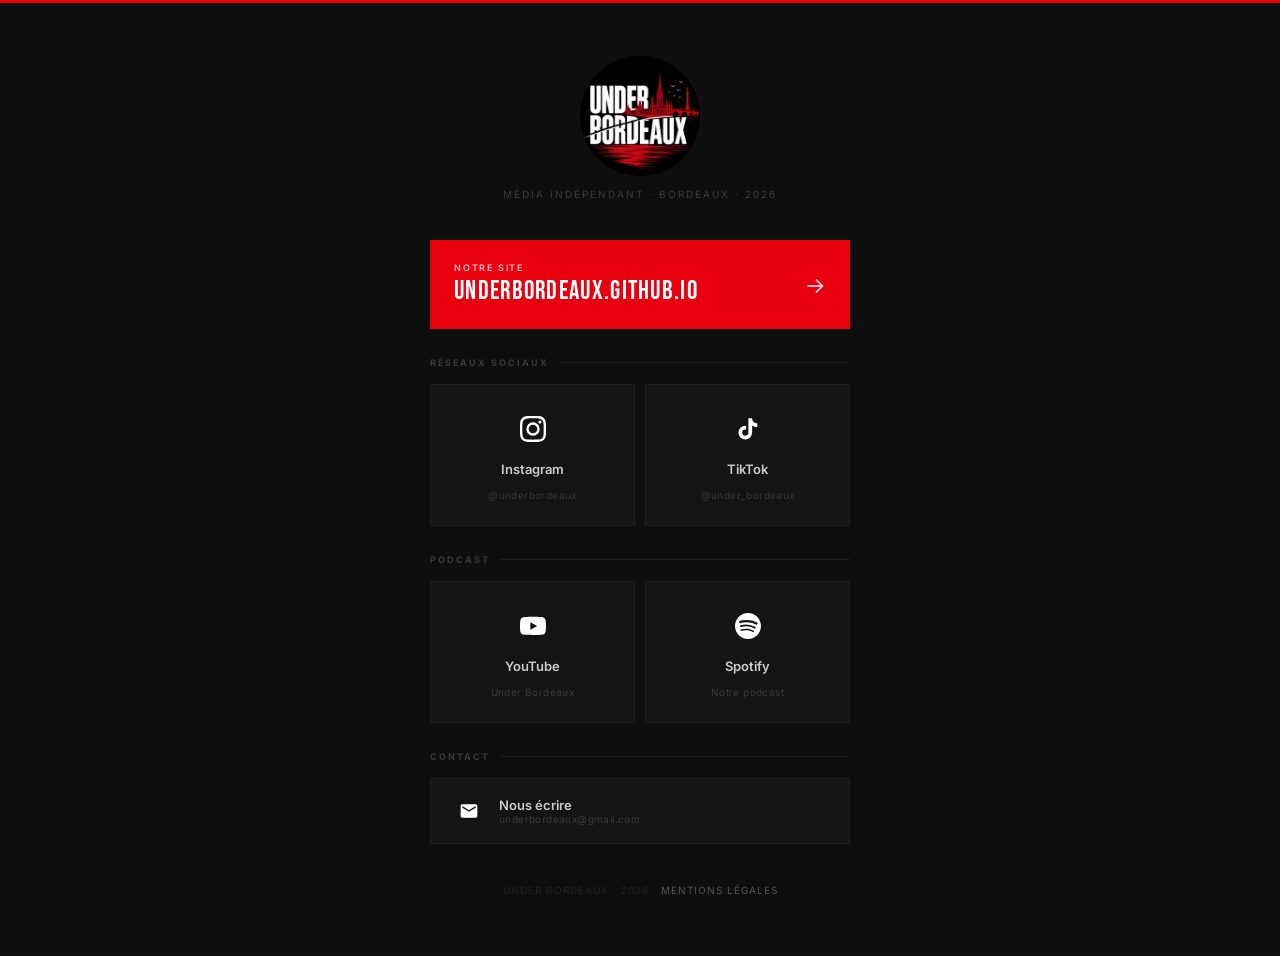
<file: links.html>
<!DOCTYPE html>
<html lang="fr">
<head>
  <meta charset="UTF-8" />
  <meta name="viewport" content="width=device-width, initial-scale=1.0" />
  <title>Under Bordeaux</title>
  <link rel="preconnect" href="https://fonts.googleapis.com" />
  <link href="https://fonts.googleapis.com/css2?family=Bebas+Neue&family=Inter:wght@300;400;500;600&display=swap" rel="stylesheet" />
  <style>
    *, *::before, *::after { box-sizing: border-box; margin: 0; padding: 0; }
    :root { --red: #E8000F; --bg: #0e0e0e; --border: #1e1e1e; --muted: #3a3a3a; }

    body {
      background: var(--bg);
      font-family: 'Inter', sans-serif;
      color: #fff;
      min-height: 100vh;
      display: flex;
      flex-direction: column;
      align-items: center;
      padding: 0 20px 60px;
    }

    /* BARRE ROUGE TOP */
    .redline { position: fixed; top: 0; left: 0; right: 0; height: 3px; background: var(--red); z-index: 10; }

    /* HEADER */
    .header {
      display: flex;
      flex-direction: column;
      align-items: center;
      padding: 56px 0 40px;
      gap: 12px;
    }
    .logo { width: 120px; height: auto; display: block; }
    .tagline {
      font-size: 10px;
      letter-spacing: 0.2em;
      text-transform: uppercase;
      color: var(--muted);
    }

    /* WRAPPER */
    .wrap { width: 100%; max-width: 420px; display: flex; flex-direction: column; gap: 10px; }

    /* LIEN SITE PRINCIPAL — grand, bien visible */
    .main-link {
      display: flex;
      align-items: center;
      justify-content: space-between;
      padding: 22px 24px;
      background: var(--red);
      text-decoration: none;
      color: #fff;
      transition: opacity 0.2s;
    }
    .main-link:hover { opacity: 0.88; }
    .main-link-left { display: flex; flex-direction: column; gap: 3px; }
    .main-link-label { font-size: 9px; font-weight: 600; letter-spacing: 0.2em; text-transform: uppercase; opacity: 0.75; }
    .main-link-name { font-family: 'Bebas Neue', Impact, sans-serif; font-size: 26px; letter-spacing: 0.05em; }
    .main-link-arrow { font-size: 22px; opacity: 0.85; }

    /* SÉPARATEUR SECTION */
    .section-label {
      font-size: 9px;
      font-weight: 700;
      letter-spacing: 0.22em;
      text-transform: uppercase;
      color: var(--muted);
      padding: 18px 0 6px;
      display: flex;
      align-items: center;
      gap: 10px;
    }
    .section-label::after {
      content: '';
      flex: 1;
      height: 0.5px;
      background: var(--border);
    }

    /* GRILLE RÉSEAUX */
    .grid { display: grid; grid-template-columns: 1fr 1fr; gap: 10px; }

    .card {
      display: flex;
      flex-direction: column;
      align-items: center;
      justify-content: center;
      gap: 12px;
      padding: 24px 16px;
      background: #141414;
      border: 0.5px solid var(--border);
      text-decoration: none;
      color: #fff;
      transition: all 0.2s;
    }
    .card:hover { border-color: var(--red); background: #181818; }

    .card-icon {
      width: 40px;
      height: 40px;
      display: flex;
      align-items: center;
      justify-content: center;
    }
    .card-icon svg { width: 26px; height: 26px; fill: #fff; transition: fill 0.2s; }
    .card:hover .card-icon svg { fill: var(--red); }

    .card-name { font-size: 13px; font-weight: 600; color: #ccc; transition: color 0.2s; }
    .card:hover .card-name { color: #fff; }

    .card-handle { font-size: 10px; color: var(--muted); letter-spacing: 0.04em; }

    /* FOOTER */
    .footer {
      margin-top: 40px;
      font-size: 10px;
      color: #222;
      letter-spacing: 0.1em;
      text-transform: uppercase;
    }
  </style>
</head>
<body>

  <div class="redline"></div>

  <div class="header">
    <img src="images/logo.png" alt="Under Bordeaux" class="logo" />
    <div class="tagline">Média indépendant · Bordeaux · 2026</div>
  </div>

  <div class="wrap">

    <!-- SITE PRINCIPAL -->
    <a href="https://underbordeaux.github.io/UnderBordeaux/" class="main-link" target="_blank">
      <div class="main-link-left">
        <div class="main-link-label">Notre site</div>
        <div class="main-link-name">underbordeaux.github.io</div>
      </div>
      <div class="main-link-arrow">→</div>
    </a>

    <!-- RÉSEAUX SOCIAUX -->
    <div class="section-label">Réseaux sociaux</div>
    <div class="grid">

      <a href="https://www.instagram.com/underbordeaux" class="card" target="_blank">
        <div class="card-icon">
          <svg viewBox="0 0 24 24"><path d="M12 2.163c3.204 0 3.584.012 4.85.07 3.252.148 4.771 1.691 4.919 4.919.058 1.265.069 1.645.069 4.849 0 3.205-.012 3.584-.069 4.849-.149 3.225-1.664 4.771-4.919 4.919-1.266.058-1.644.07-4.85.07-3.204 0-3.584-.012-4.849-.07-3.26-.149-4.771-1.699-4.919-4.92-.058-1.265-.07-1.644-.07-4.849 0-3.204.013-3.583.07-4.849.149-3.227 1.664-4.771 4.919-4.919 1.266-.057 1.645-.069 4.849-.069zM12 0C8.741 0 8.333.014 7.053.072 2.695.272.273 2.69.073 7.052.014 8.333 0 8.741 0 12c0 3.259.014 3.668.072 4.948.2 4.358 2.618 6.78 6.98 6.98C8.333 23.986 8.741 24 12 24c3.259 0 3.668-.014 4.948-.072 4.354-.2 6.782-2.618 6.979-6.98.059-1.28.073-1.689.073-4.948 0-3.259-.014-3.667-.072-4.947-.196-4.354-2.617-6.78-6.979-6.98C15.668.014 15.259 0 12 0zm0 5.838a6.162 6.162 0 1 0 0 12.324 6.162 6.162 0 0 0 0-12.324zM12 16a4 4 0 1 1 0-8 4 4 0 0 1 0 8zm6.406-11.845a1.44 1.44 0 1 0 0 2.881 1.44 1.44 0 0 0 0-2.881z"/></svg>
        </div>
        <div class="card-name">Instagram</div>
        <div class="card-handle">@underbordeaux</div>
      </a>

      <a href="https://www.tiktok.com/@under_bordeaux" class="card" target="_blank">
        <div class="card-icon">
          <svg viewBox="0 0 24 24"><path d="M19.59 6.69a4.83 4.83 0 0 1-3.77-4.25V2h-3.45v13.67a2.89 2.89 0 0 1-2.88 2.5 2.89 2.89 0 0 1-2.89-2.89 2.89 2.89 0 0 1 2.89-2.89c.28 0 .54.04.79.1V9.01a6.33 6.33 0 0 0-.79-.05 6.34 6.34 0 0 0-6.34 6.34 6.34 6.34 0 0 0 6.34 6.34 6.34 6.34 0 0 0 6.33-6.34V8.69a8.18 8.18 0 0 0 4.78 1.52V6.75a4.85 4.85 0 0 1-1.01-.06z"/></svg>
        </div>
        <div class="card-name">TikTok</div>
        <div class="card-handle">@under_bordeaux</div>
      </a>

    </div>

    <!-- PODCAST -->
    <div class="section-label">Podcast</div>
    <div class="grid">

      <a href="https://www.youtube.com/@underbordeaux" class="card" target="_blank">
        <div class="card-icon">
          <svg viewBox="0 0 24 24"><path d="M23.498 6.186a3.016 3.016 0 0 0-2.122-2.136C19.505 3.545 12 3.545 12 3.545s-7.505 0-9.377.505A3.017 3.017 0 0 0 .502 6.186C0 8.07 0 12 0 12s0 3.93.502 5.814a3.016 3.016 0 0 0 2.122 2.136c1.871.505 9.376.505 9.376.505s7.505 0 9.377-.505a3.015 3.015 0 0 0 2.122-2.136C24 15.93 24 12 24 12s0-3.93-.502-5.814zM9.545 15.568V8.432L15.818 12l-6.273 3.568z"/></svg>
        </div>
        <div class="card-name">YouTube</div>
        <div class="card-handle">Under Bordeaux</div>
      </a>

      <a href="https://open.spotify.com/show/underbordeaux" class="card" target="_blank">
        <div class="card-icon">
          <svg viewBox="0 0 24 24"><path d="M12 0C5.4 0 0 5.4 0 12s5.4 12 12 12 12-5.4 12-12S18.66 0 12 0zm5.521 17.34c-.24.359-.66.48-1.021.24-2.82-1.74-6.36-2.101-10.561-1.141-.418.122-.779-.179-.899-.539-.12-.421.18-.78.54-.9 4.56-1.021 8.52-.6 11.64 1.32.42.18.479.659.301 1.02zm1.44-3.3c-.301.42-.841.6-1.262.3-3.239-1.98-8.159-2.58-11.939-1.38-.479.12-1.02-.12-1.14-.6-.12-.48.12-1.021.6-1.141C9.6 9.9 15 10.561 18.72 12.84c.361.181.54.78.241 1.2zm.12-3.36C15.24 8.4 8.82 8.16 5.16 9.301c-.6.179-1.2-.181-1.38-.721-.18-.601.18-1.2.72-1.381 4.26-1.26 11.28-1.02 15.721 1.621.539.3.719 1.02.419 1.56-.299.421-1.02.599-1.559.3z"/></svg>
        </div>
        <div class="card-name">Spotify</div>
        <div class="card-handle">Notre podcast</div>
      </a>

    </div>

    <!-- CONTACT -->
    <div class="section-label">Contact</div>
    <a href="mailto:underbordeaux@gmail.com" class="card" style="flex-direction:row; justify-content:flex-start; gap:16px; padding: 18px 24px;" target="_blank">
      <div class="card-icon" style="width:28px;height:28px;">
        <svg viewBox="0 0 24 24" style="width:20px;height:20px;"><path d="M20 4H4c-1.1 0-2 .9-2 2v12c0 1.1.9 2 2 2h16c1.1 0 2-.9 2-2V6c0-1.1-.9-2-2-2zm0 4l-8 5-8-5V6l8 5 8-5v2z"/></svg>
      </div>
      <div>
        <div class="card-name" style="text-align:left;">Nous écrire</div>
        <div class="card-handle">underbordeaux@gmail.com</div>
      </div>
    </a>

  </div>

  <div class="footer">Under Bordeaux · 2026 · <a href="mentions-legales.html" style="color:#555;text-decoration:none;">Mentions légales</a></div>

</body>
</html>
</file>
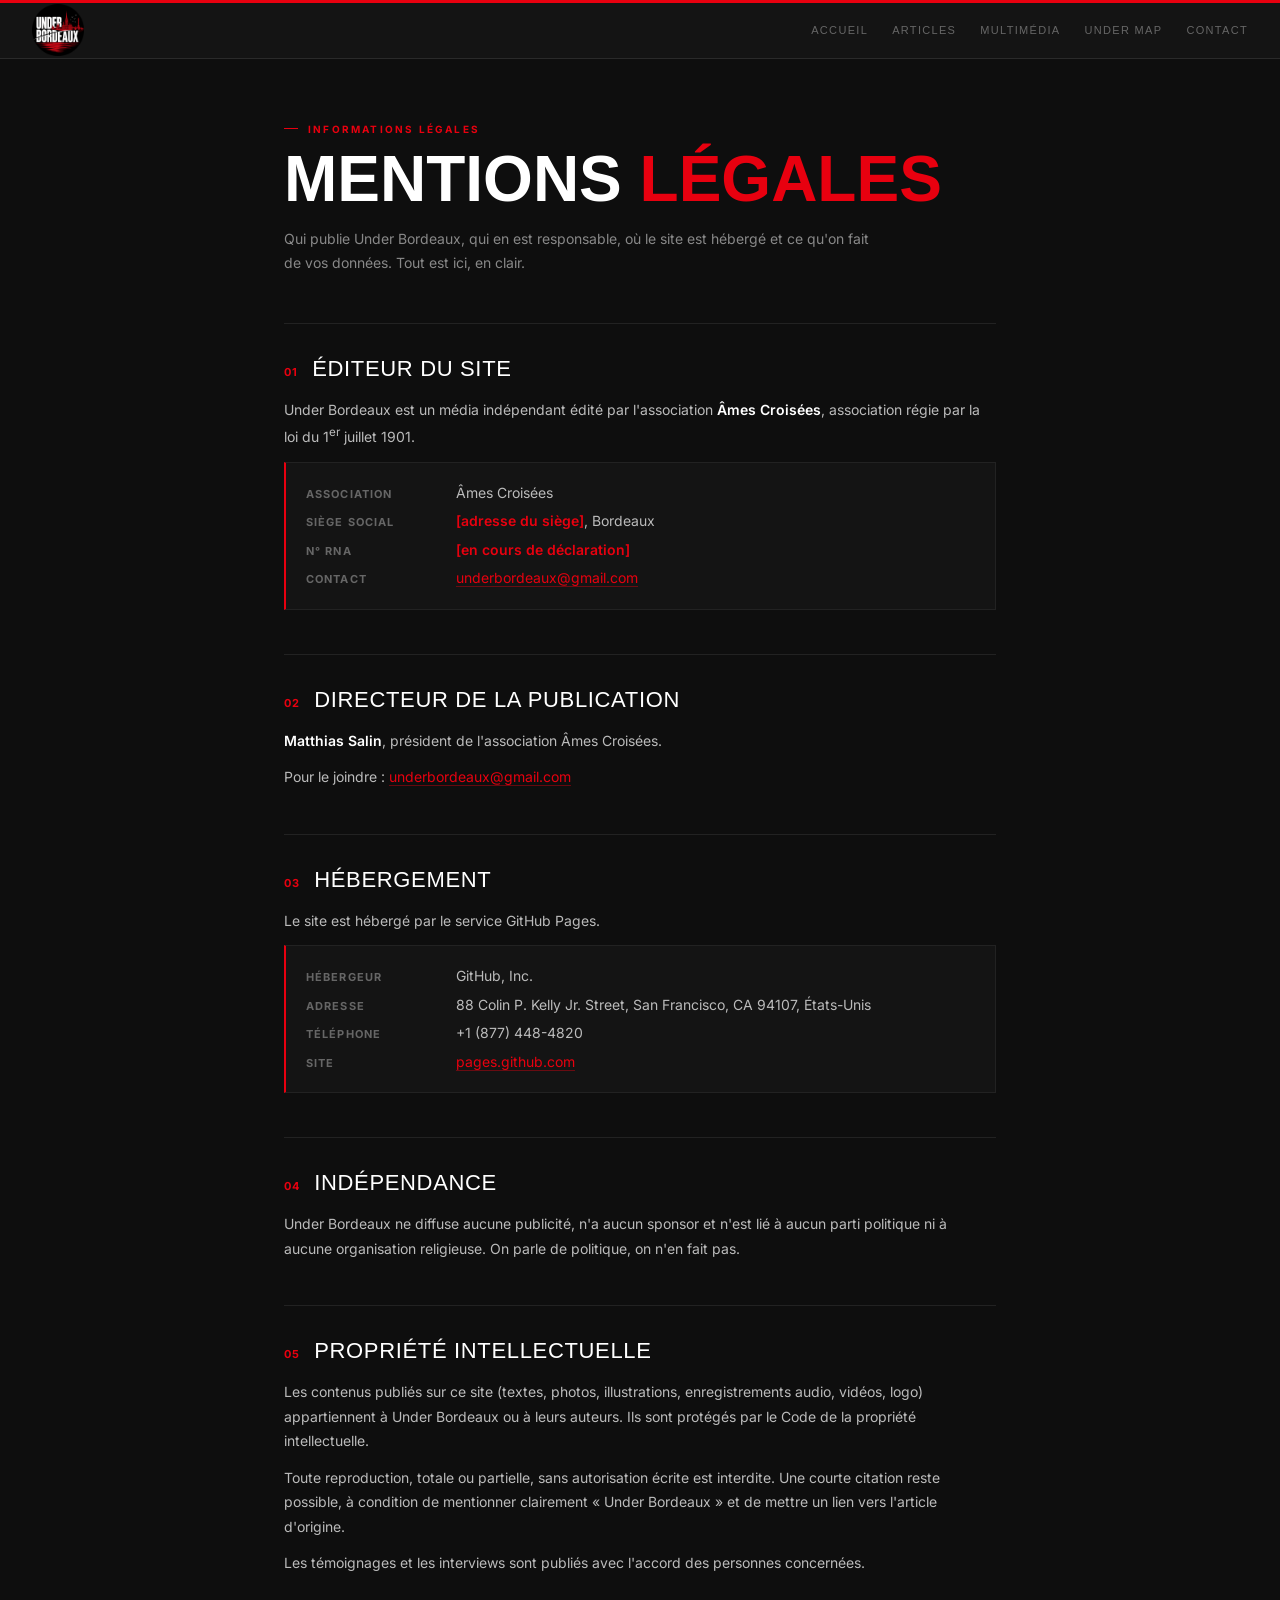
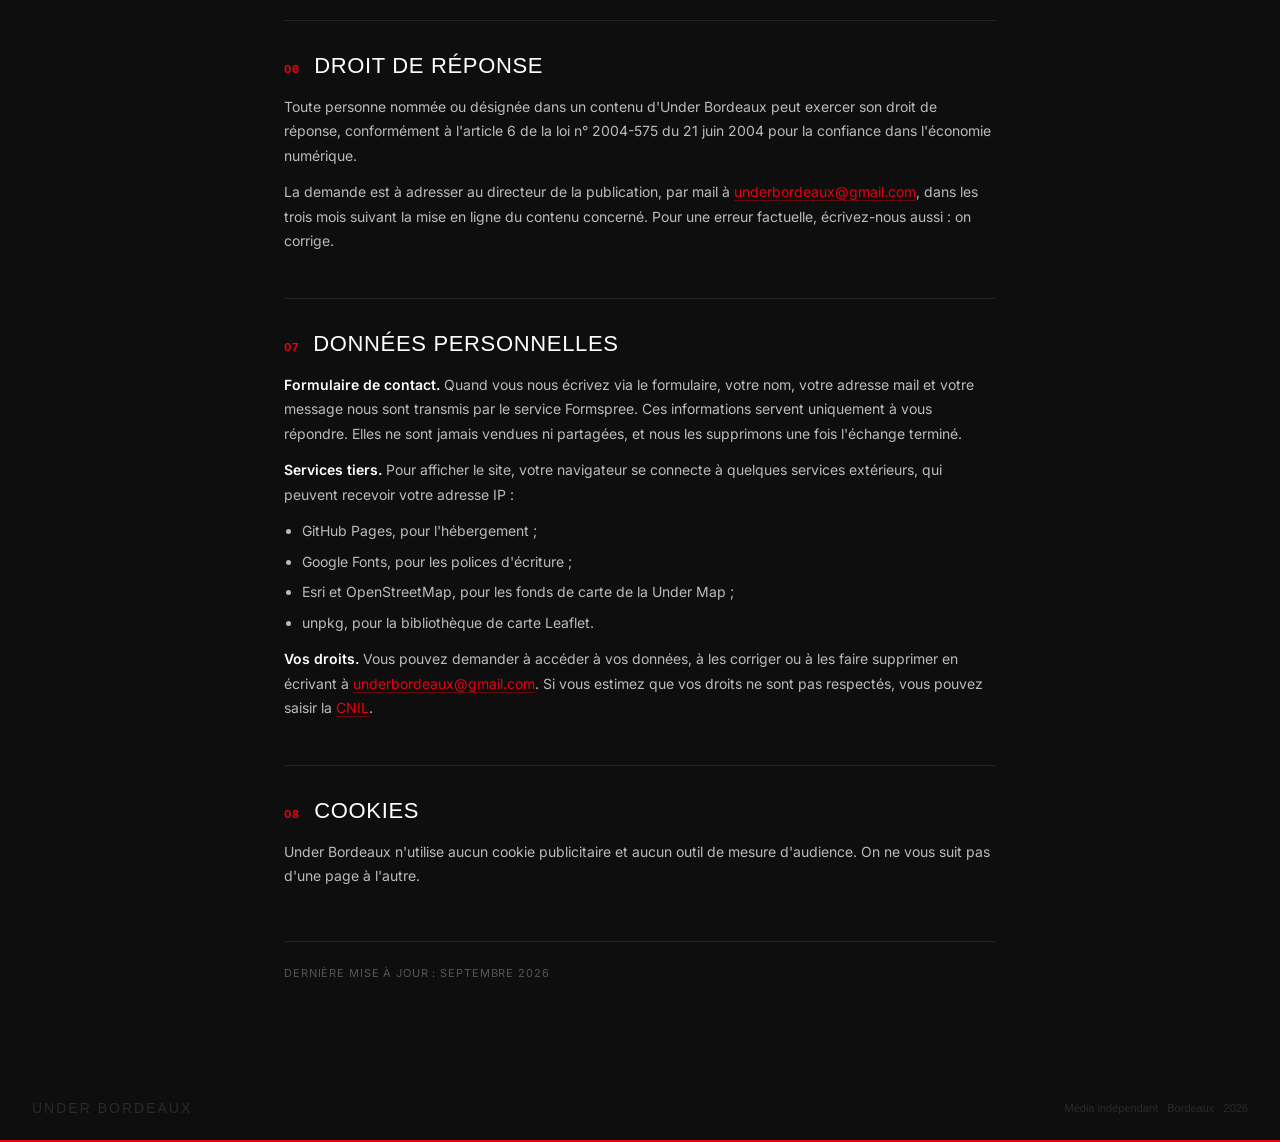
<file: mentions-legales.html>
<!DOCTYPE html>
<html lang="fr">
<head>
  <meta charset="UTF-8" />
  <meta name="viewport" content="width=device-width, initial-scale=1.0" />
  <title>Mentions légales — Under Bordeaux</title>
  <meta name="description" content="Mentions légales du média indépendant Under Bordeaux, édité par l'association Âmes Croisées." />
  <link rel="stylesheet" href="css/style.css" />
  <link rel="preconnect" href="https://fonts.googleapis.com" />
  <link href="https://fonts.googleapis.com/css2?family=Inter:wght@300;400;500;600;700&display=swap" rel="stylesheet" />
  <style>
    /* Fond sombre garanti, même si css/style.css ne charge pas */
    html, body { background: #0e0e0e; }
    body { margin: 0; color: #fff; }

    .ml-wrap { max-width: 760px; margin: 0 auto; padding: 64px 24px 96px; font-family: 'Inter', sans-serif; color: #fff; }

    .ml-eyebrow { display: flex; align-items: center; gap: 10px; font-size: 10px; font-weight: 700; letter-spacing: 0.22em; text-transform: uppercase; color: #E8000F; margin-bottom: 14px; }
    .ml-eyebrow::before { content: ''; width: 14px; height: 1.5px; background: #E8000F; }

    .ml-title { font-family: Impact, 'Arial Black', sans-serif; font-size: clamp(40px, 7vw, 64px); line-height: 0.95; text-transform: uppercase; margin: 0 0 18px; }
    .ml-title span { color: #E8000F; }

    .ml-intro { font-size: 14px; color: #888; line-height: 1.7; margin: 0 0 48px; max-width: 600px; }

    .ml-block { border-top: 0.5px solid #222; padding: 32px 0; }
    .ml-block h2 { display: flex; align-items: baseline; gap: 14px; font-family: Impact, 'Arial Black', sans-serif; font-size: 22px; font-weight: 400; letter-spacing: 0.03em; text-transform: uppercase; margin: 0 0 16px; }
    .ml-num { font-family: 'Inter', sans-serif; font-size: 11px; font-weight: 700; color: #E8000F; letter-spacing: 0.1em; }
    .ml-block p, .ml-block li { font-size: 14px; color: #bbb; line-height: 1.75; }
    .ml-block p { margin: 0 0 12px; }
    .ml-block ul { margin: 0 0 12px; padding-left: 18px; }
    .ml-block li { margin-bottom: 6px; }
    .ml-block strong { color: #fff; font-weight: 600; }
    .ml-block a { color: #E8000F; text-decoration: none; border-bottom: 0.5px solid rgba(232,0,15,0.4); }
    .ml-block a:hover { border-bottom-color: #E8000F; }

    .ml-card { background: #141414; border: 0.5px solid #222; border-left: 2px solid #E8000F; padding: 18px 20px; margin: 4px 0 12px; }
    .ml-card p { margin: 0 0 4px; }
    .ml-card p:last-child { margin: 0; }
    .ml-label { display: inline-block; min-width: 150px; font-size: 11px; font-weight: 700; letter-spacing: 0.1em; text-transform: uppercase; color: #666; }

    /* À compléter une fois l'association déclarée */
    .ml-todo { color: #E8000F; font-weight: 600; }

    .ml-update { font-size: 11px; color: #555; letter-spacing: 0.08em; text-transform: uppercase; border-top: 0.5px solid #222; padding-top: 24px; margin-top: 8px; }

    @media (max-width: 600px) {
      .ml-wrap { padding: 44px 16px 72px; }
      .ml-label { display: block; min-width: 0; margin-bottom: 2px; }
      .ml-card p { margin-bottom: 10px; }
    }
  </style>
</head>
<body>

  <div class="ub-redline"></div>

  <!-- NAV -->
  <nav class="ub-nav">
    <div class="ub-logo"><a href="index.html"><img src="images/logo.png" alt="Under Bordeaux" style="height: 52px; width: auto;" /></a></div>
    <div class="ub-nav-links">
      <a href="index.html">Accueil</a>
      <a href="articles.html">Articles</a>
      <a href="podcasts.html">Multimédia</a>
      <a href="undermap.html">Under Map</a>
      <a href="index.html#contact">Contact</a>
    </div>
    <button class="ub-hamburger" aria-label="Menu">
      <span></span><span></span><span></span>
    </button>
  </nav>

  <main class="ml-wrap">

    <div class="ml-eyebrow">Informations légales</div>
    <h1 class="ml-title">Mentions <span>légales</span></h1>
    <p class="ml-intro">Qui publie Under Bordeaux, qui en est responsable, où le site est hébergé et ce qu'on fait de vos données. Tout est ici, en clair.</p>

    <!-- 1. ÉDITEUR -->
    <section class="ml-block">
      <h2><span class="ml-num">01</span>Éditeur du site</h2>
      <p>Under Bordeaux est un média indépendant édité par l'association <strong>Âmes Croisées</strong>, association régie par la loi du 1<sup>er</sup> juillet 1901.</p>
      <div class="ml-card">
        <p><span class="ml-label">Association</span>Âmes Croisées</p>
        <p><span class="ml-label">Siège social</span><span class="ml-todo">[adresse du siège]</span>, Bordeaux</p>
        <p><span class="ml-label">N° RNA</span><span class="ml-todo">[en cours de déclaration]</span></p>
        <p><span class="ml-label">Contact</span><a href="mailto:underbordeaux@gmail.com">underbordeaux@gmail.com</a></p>
      </div>
    </section>

    <!-- 2. DIRECTEUR DE LA PUBLICATION -->
    <section class="ml-block">
      <h2><span class="ml-num">02</span>Directeur de la publication</h2>
      <p><strong>Matthias Salin</strong>, président de l'association Âmes Croisées.</p>
      <p>Pour le joindre : <a href="mailto:underbordeaux@gmail.com">underbordeaux@gmail.com</a></p>
    </section>

    <!-- 3. HÉBERGEMENT -->
    <section class="ml-block">
      <h2><span class="ml-num">03</span>Hébergement</h2>
      <p>Le site est hébergé par le service GitHub Pages.</p>
      <div class="ml-card">
        <p><span class="ml-label">Hébergeur</span>GitHub, Inc.</p>
        <p><span class="ml-label">Adresse</span>88 Colin P. Kelly Jr. Street, San Francisco, CA 94107, États-Unis</p>
        <p><span class="ml-label">Téléphone</span>+1 (877) 448-4820</p>
        <p><span class="ml-label">Site</span><a href="https://pages.github.com" target="_blank" rel="noopener">pages.github.com</a></p>
      </div>
    </section>

    <!-- 4. INDÉPENDANCE -->
    <section class="ml-block">
      <h2><span class="ml-num">04</span>Indépendance</h2>
      <p>Under Bordeaux ne diffuse aucune publicité, n'a aucun sponsor et n'est lié à aucun parti politique ni à aucune organisation religieuse. On parle de politique, on n'en fait pas.</p>
    </section>

    <!-- 5. PROPRIÉTÉ INTELLECTUELLE -->
    <section class="ml-block">
      <h2><span class="ml-num">05</span>Propriété intellectuelle</h2>
      <p>Les contenus publiés sur ce site (textes, photos, illustrations, enregistrements audio, vidéos, logo) appartiennent à Under Bordeaux ou à leurs auteurs. Ils sont protégés par le Code de la propriété intellectuelle.</p>
      <p>Toute reproduction, totale ou partielle, sans autorisation écrite est interdite. Une courte citation reste possible, à condition de mentionner clairement « Under Bordeaux » et de mettre un lien vers l'article d'origine.</p>
      <p>Les témoignages et les interviews sont publiés avec l'accord des personnes concernées.</p>
    </section>

    <!-- 6. DROIT DE RÉPONSE -->
    <section class="ml-block">
      <h2><span class="ml-num">06</span>Droit de réponse</h2>
      <p>Toute personne nommée ou désignée dans un contenu d'Under Bordeaux peut exercer son droit de réponse, conformément à l'article 6 de la loi n° 2004-575 du 21 juin 2004 pour la confiance dans l'économie numérique.</p>
      <p>La demande est à adresser au directeur de la publication, par mail à <a href="mailto:underbordeaux@gmail.com">underbordeaux@gmail.com</a>, dans les trois mois suivant la mise en ligne du contenu concerné. Pour une erreur factuelle, écrivez-nous aussi : on corrige.</p>
    </section>

    <!-- 7. DONNÉES PERSONNELLES -->
    <section class="ml-block">
      <h2><span class="ml-num">07</span>Données personnelles</h2>
      <p><strong>Formulaire de contact.</strong> Quand vous nous écrivez via le formulaire, votre nom, votre adresse mail et votre message nous sont transmis par le service Formspree. Ces informations servent uniquement à vous répondre. Elles ne sont jamais vendues ni partagées, et nous les supprimons une fois l'échange terminé.</p>
      <p><strong>Services tiers.</strong> Pour afficher le site, votre navigateur se connecte à quelques services extérieurs, qui peuvent recevoir votre adresse IP :</p>
      <ul>
        <li>GitHub Pages, pour l'hébergement ;</li>
        <li>Google Fonts, pour les polices d'écriture ;</li>
        <li>Esri et OpenStreetMap, pour les fonds de carte de la Under Map ;</li>
        <li>unpkg, pour la bibliothèque de carte Leaflet.</li>
      </ul>
      <p><strong>Vos droits.</strong> Vous pouvez demander à accéder à vos données, à les corriger ou à les faire supprimer en écrivant à <a href="mailto:underbordeaux@gmail.com">underbordeaux@gmail.com</a>. Si vous estimez que vos droits ne sont pas respectés, vous pouvez saisir la <a href="https://www.cnil.fr" target="_blank" rel="noopener">CNIL</a>.</p>
    </section>

    <!-- 8. COOKIES -->
    <section class="ml-block">
      <h2><span class="ml-num">08</span>Cookies</h2>
      <p>Under Bordeaux n'utilise aucun cookie publicitaire et aucun outil de mesure d'audience. On ne vous suit pas d'une page à l'autre.</p>
    </section>

    <p class="ml-update">Dernière mise à jour : septembre 2026</p>

  </main>

  <!-- FOOTER -->
  <footer class="ub-footer">
    <div class="ub-footer-logo">UNDER BORDEAUX</div>
    <p>Média indépendant · Bordeaux · 2026</p>
  </footer>

  <div class="ub-redline"></div>

  <script src="js/main.js"></script>
</body>
</html>
</file>
<file: css/style.css>
/* ============================================
   UNDER BORDEAUX — Feuille de styles
   Couleurs : #E8000F (orange-rouge), #111111 (noir), #FFFFFF (blanc)
   ============================================ */

*, *::before, *::after { box-sizing: border-box; margin: 0; padding: 0; }

body {
  font-family: Arial, Helvetica, sans-serif;
  background: #141414;
  color: #fff;
}

/* ── NAV ── */
.ub-nav {
  position: sticky; top: 0; z-index: 100;
  background: #141414;
  border-bottom: 0.5px solid #2a2a2a;
  padding: 0 32px;
  display: flex; align-items: center; justify-content: space-between;
  height: 56px;
}
.ub-logo {
  font-family: Impact, Arial Black, sans-serif;
  font-size: 18px; letter-spacing: 2px; color: #fff;
}
.ub-logo b { color: #E8000F; }
.ub-logo img {
  height: 36px;
  width: auto;
  display: block;
}
.ub-nav-links { display: flex; gap: 24px; }
.ub-nav-links a {
  font-size: 11px; font-weight: 500; letter-spacing: 0.12em;
  text-transform: uppercase; color: #666; text-decoration: none;
  transition: color 0.15s;
}
.ub-nav-links a:hover { color: #fff; }
.ub-hamburger {
  display: none; flex-direction: column; gap: 5px;
  cursor: pointer; background: none; border: none; padding: 0;
}
.ub-hamburger span { display: block; width: 22px; height: 1.5px; background: #fff; }

/* ── HERO ── */
.ub-hero {
  padding: 72px 32px 64px;
  border-bottom: 0.5px solid #1e1e1e;
}
.ub-eyebrow { display: flex; align-items: center; gap: 10px; margin-bottom: 20px; }
.ub-eyebrow-dot { width: 7px; height: 7px; background: #E8000F; border-radius: 50%; }
.ub-eyebrow span {
  font-size: 11px; font-weight: 500; letter-spacing: 0.14em;
  text-transform: uppercase; color: #E8000F;
}
.ub-hero h1 {
  font-family: Impact, Arial Black, sans-serif;
  font-size: clamp(38px, 6vw, 72px);
  text-transform: uppercase; line-height: 1.0;
  color: #fff; margin-bottom: 24px;
}
.ub-hero h1 em { color: #E8000F; font-style: normal; display: block; }
.ub-hero-sub {
  font-size: 15px; color: #666; line-height: 1.75;
  max-width: 520px; margin-bottom: 36px;
}
.ub-hero-actions { display: flex; gap: 12px; flex-wrap: wrap; margin-bottom: 56px; }
.ub-btn-primary {
  font-size: 11px; font-weight: 700; letter-spacing: 0.12em;
  text-transform: uppercase; padding: 13px 24px;
  background: #E8000F; color: #fff; border: none; cursor: pointer;
  transition: background 0.15s;
}
.ub-btn-primary:hover { background: #c5000c; }
.ub-btn-secondary {
  font-size: 11px; font-weight: 700; letter-spacing: 0.12em;
  text-transform: uppercase; padding: 12px 24px;
  background: transparent; color: #666; border: 0.5px solid #333;
  cursor: pointer; transition: all 0.15s;
}
.ub-btn-secondary:hover { border-color: #666; color: #fff; }

/* ── ENCART ── */
.ub-encart {
  border-top: 0.5px solid #1e1e1e;
  padding-top: 40px;
  display: grid; grid-template-columns: 2px 1fr; gap: 24px; align-items: center;
}
.ub-encart-line { height: 100%; background: #E8000F; min-height: 60px; }
.ub-encart-content { display: flex; flex-direction: column; gap: 10px; }
.ub-encart-label {
  font-size: 10px; font-weight: 700; letter-spacing: 0.16em;
  text-transform: uppercase; color: #E8000F;
}
.ub-encart-text {
  font-family: Impact, Arial Black, sans-serif;
  font-size: clamp(18px, 3vw, 26px);
  text-transform: uppercase; color: #fff; line-height: 1.15;
}
.ub-encart-sub { font-size: 13px; color: #444; line-height: 1.6; max-width: 480px; }

/* ── SECTIONS ── */
.ub-section { padding: 56px 32px; border-bottom: 0.5px solid #1e1e1e; }
.ub-section-head {
  display: flex; align-items: center; justify-content: space-between;
  margin-bottom: 32px; padding-bottom: 16px; border-bottom: 0.5px solid #1e1e1e;
}
.ub-section-name {
  font-family: Impact, Arial Black, sans-serif;
  font-size: 13px; letter-spacing: 0.1em; text-transform: uppercase; color: #fff;
  display: flex; align-items: center; gap: 10px;
}
.ub-section-name::before { content: ''; display: block; width: 14px; height: 2px; background: #E8000F; }
.ub-section-all {
  font-size: 11px; color: #444; letter-spacing: 0.1em;
  text-transform: uppercase; cursor: pointer; transition: color 0.15s;
  text-decoration: none;
}
.ub-section-all:hover { color: #E8000F; }

/* ── ARTICLES ── */
.ub-articles-featured {
  display: grid; grid-template-columns: 3fr 2fr;
  gap: 1px; background: #1e1e1e; margin-bottom: 1px;
}
.ub-articles-row {
  display: grid; grid-template-columns: 1fr 1fr 1fr;
  gap: 1px; background: #1e1e1e;
}
.ub-art {
  background: #141414; padding: 24px;
  display: flex; flex-direction: column; gap: 8px;
  cursor: pointer; transition: background 0.12s;
  text-decoration: none;
}
.ub-art:hover { background: #141414; }
.ub-art-tag {
  font-size: 10px; font-weight: 700; letter-spacing: 0.14em;
  text-transform: uppercase; color: #E8000F;
}
.ub-art-title {
  font-family: Impact, Arial Black, sans-serif;
  font-size: 17px; text-transform: uppercase; color: #fff; line-height: 1.15;
}
.ub-art.big .ub-art-title { font-size: 24px; }
.ub-art-body { font-size: 13px; color: #555; line-height: 1.6; }
.ub-art-meta {
  font-size: 11px; color: #333; margin-top: auto;
  padding-top: 12px; border-top: 0.5px solid #1e1e1e;
}
.ub-art-bar { width: 32px; height: 2px; background: #E8000F; margin-bottom: 12px; }

/* ── PODCASTS ── */
.ub-pods { display: flex; flex-direction: column; gap: 1px; background: #1e1e1e; }
.ub-pod {
  background: #141414; padding: 20px 24px;
  display: flex; align-items: center; gap: 20px;
  cursor: pointer; transition: background 0.12s;
}
.ub-pod:hover { background: #141414; }
.ub-pod-index {
  font-family: Impact, Arial Black, sans-serif;
  font-size: 13px; color: #2a2a2a; min-width: 28px;
}
.ub-pod-info { flex: 1; }
.ub-pod-ep {
  font-size: 10px; font-weight: 700; letter-spacing: 0.12em;
  text-transform: uppercase; color: #E8000F; margin-bottom: 4px;
}
.ub-pod-title {
  font-family: Impact, Arial Black, sans-serif;
  font-size: 15px; text-transform: uppercase; color: #fff; margin-bottom: 3px;
}
.ub-pod-desc { font-size: 12px; color: #444; line-height: 1.5; }
.ub-pod-right { display: flex; align-items: center; gap: 16px; }
.ub-pod-dur { font-size: 11px; color: #333; }
.ub-play {
  width: 34px; height: 34px; border: 0.5px solid #2a2a2a;
  display: flex; align-items: center; justify-content: center;
  transition: border-color 0.15s; flex-shrink: 0; cursor: pointer;
  background: none;
}
.ub-play:hover { border-color: #E8000F; }
.ub-play svg { width: 10px; height: 10px; fill: #555; transition: fill 0.15s; }
.ub-play:hover svg { fill: #E8000F; }

/* ── CONTACT ── */
.ub-contact {
  padding: 56px 32px; background: #101010;
  border-bottom: 0.5px solid #1e1e1e;
  display: grid; grid-template-columns: 1fr 1fr; gap: 64px; align-items: start;
}
.ub-contact-l h2 {
  font-family: Impact, Arial Black, sans-serif;
  font-size: 28px; text-transform: uppercase; color: #fff;
  margin-bottom: 14px; line-height: 1.1;
}
.ub-contact-l h2 em { color: #E8000F; font-style: normal; }
.ub-contact-l p { font-size: 14px; color: #555; line-height: 1.75; margin-bottom: 28px; }
.ub-contact-socials { display: flex; flex-direction: column; gap: 12px; }
.ub-social {
  display: flex; align-items: center; gap: 12px;
  font-size: 12px; font-weight: 500; letter-spacing: 0.08em;
  text-transform: uppercase; color: #444; cursor: pointer;
  transition: color 0.15s; text-decoration: none;
}
.ub-social:hover { color: #fff; }
.ub-social::before {
  content: ''; display: block; width: 16px; height: 1.5px;
  background: #E8000F; transition: width 0.2s;
}
.ub-social:hover::before { width: 24px; }
.ub-form { display: flex; flex-direction: column; gap: 10px; }
.ub-field {
  background: #111; border: 0.5px solid #222; color: #fff;
  font-family: Arial, sans-serif; font-size: 13px;
  padding: 13px 16px; width: 100%; transition: border-color 0.15s;
}
.ub-field::placeholder { color: #333; }
.ub-field:focus { outline: none; border-color: #E8000F; }
textarea.ub-field { height: 110px; resize: none; }
.ub-submit {
  background: #E8000F; border: none; color: #fff;
  font-family: Arial, sans-serif; font-size: 11px; font-weight: 700;
  letter-spacing: 0.14em; text-transform: uppercase;
  padding: 15px; cursor: pointer; transition: background 0.15s;
}
.ub-submit:hover { background: #c5000c; }

/* ── FOOTER ── */
.ub-footer {
  padding: 24px 32px; background: #0e0e0e;
  display: flex; align-items: center; justify-content: space-between;
  flex-wrap: wrap; gap: 12px;
}
.ub-footer-logo {
  font-family: Impact, Arial Black, sans-serif;
  font-size: 14px; letter-spacing: 2px; color: #2a2a2a;
}
.ub-footer p { font-size: 11px; color: #2a2a2a; }
.ub-redline { height: 2.5px; background: #E8000F; width: 100%; }

/* ── LIEN MENTIONS LÉGALES ── */
.ub-legal { color: #555; text-decoration: none; letter-spacing: 0.1em; text-transform: uppercase; font-size: 10px; transition: color 0.15s; }
.ub-legal:hover { color: #E8000F; }
.art-ft-links { display: flex; align-items: center; gap: 24px; flex-wrap: wrap; }

/* ── RESPONSIVE TABLETTE ── */
@media (max-width: 900px) {
  .ub-nav-links { display: none; }
  .ub-hamburger { display: flex; }
  .ub-contact { grid-template-columns: 1fr; gap: 40px; }
  .ub-articles-featured { grid-template-columns: 1fr; }
  .ub-articles-row { grid-template-columns: 1fr 1fr; }
}

/* ── RESPONSIVE MOBILE ── */
@media (max-width: 640px) {
  .ub-nav { padding: 0 20px; }
  .ub-nav-links { display: none; }
  .ub-hamburger { display: flex; }
  .ub-hero { padding: 48px 20px 40px; }
  .ub-hero h1 { font-size: clamp(32px, 11vw, 48px); margin-bottom: 18px; }
  .ub-hero-sub { font-size: 14px; margin-bottom: 28px; }
  .ub-section { padding: 40px 20px; }
  .ub-section-head { margin-bottom: 24px; }
  .ub-articles-featured { grid-template-columns: 1fr; }
  .ub-articles-row { grid-template-columns: 1fr; }
  .ub-pod-right { display: none; }
  .ub-contact { grid-template-columns: 1fr; gap: 40px; padding: 40px 20px; }
  .ub-contact-l h2 { font-size: 24px; }
  .ub-footer { padding: 20px; flex-direction: column; align-items: flex-start; gap: 6px; }
}

/* ── TRÈS PETITS ÉCRANS ── */
@media (max-width: 400px) {
  .ub-hero { padding: 40px 16px 32px; }
  .ub-section { padding: 32px 16px; }
  .ub-hero h1 { font-size: clamp(28px, 10vw, 40px); }
}

/* ── CARTES ARTICLES À LA UNE ── */
.ub-cards-grid {
  display: grid;
  grid-template-columns: 2fr 1fr 1fr;
  gap: 16px;
}
.ub-card-art {
  display: flex; flex-direction: column;
  background: #1a1a1a; border: 0.5px solid #222;
  text-decoration: none; cursor: pointer;
  transition: all 0.2s; overflow: hidden;
}
.ub-card-art:hover { border-color: #333; transform: translateY(-2px); box-shadow: 0 8px 32px rgba(0,0,0,0.4); }
.ub-card-img { width: 100%; height: 200px; position: relative; overflow: hidden; background: #1a1a1a; }
.ub-card-img img { width: 100%; height: 100%; object-fit: cover; display: block; transition: transform 0.3s; }
.ub-card-art:hover .ub-card-img img { transform: scale(1.04); }
.ub-card-img.placeholder { height: 160px; background: #1a1a1a; }
.ub-card-overlay { position: absolute; inset: 0; background: linear-gradient(to top, rgba(0,0,0,0.7) 0%, transparent 60%); }
.ub-card-badge { position: absolute; top: 10px; left: 10px; background: #E8000F; font-size: 9px; font-weight: 700; letter-spacing: 0.12em; text-transform: uppercase; color: #fff; padding: 3px 8px; }
.ub-card-body { padding: 18px; display: flex; flex-direction: column; gap: 6px; flex: 1; }
.ub-card-tag { font-size: 9px; font-weight: 700; letter-spacing: 0.14em; text-transform: uppercase; color: #E8000F; }
.ub-card-title { font-family: Impact, Arial Black, sans-serif; font-size: 16px; text-transform: uppercase; color: #fff; line-height: 1.15; }
.ub-card-art.featured .ub-card-title { font-size: 20px; }
.ub-card-art:hover .ub-card-title { color: #E8000F; }
.ub-card-desc { font-size: 12px; color: #555; line-height: 1.6; }
.ub-card-meta { font-size: 10px; color: #333; margin-top: auto; padding-top: 10px; border-top: 0.5px solid #222; }

/* ── PODCASTS À LA UNE ── */
.ub-pods-grid { display: flex; flex-direction: column; gap: 1px; background: #1e1e1e; }
.ub-pod-card {
  display: flex; align-items: center; gap: 20px;
  background: #141414; padding: 18px 24px;
  text-decoration: none; transition: background 0.15s; cursor: pointer;
}
.ub-pod-card:hover { background: #1a1a1a; }
.ub-pod-card-left { display: flex; flex-direction: column; align-items: center; gap: 6px; flex-shrink: 0; width: 36px; }
.ub-pod-card-num { font-family: Impact, Arial Black, sans-serif; font-size: 11px; color: #2a2a2a; }
.ub-pod-card-icon { width: 36px; height: 36px; background: #1a1a1a; border: 0.5px solid #2a2a2a; display: flex; align-items: center; justify-content: center; border-radius: 4px; }
.ub-pod-card:hover .ub-pod-card-icon { border-color: #E8000F; }
.ub-pod-card-icon svg { width: 16px; height: 16px; fill: #333; }
.ub-pod-card:hover .ub-pod-card-icon svg { fill: #E8000F; }
.ub-pod-card-info { flex: 1; }
.ub-pod-card-tag { font-size: 9px; font-weight: 700; letter-spacing: 0.14em; text-transform: uppercase; color: #E8000F; margin-bottom: 4px; }
.ub-pod-card-title { font-family: Impact, Arial Black, sans-serif; font-size: 14px; text-transform: uppercase; color: #ccc; margin-bottom: 3px; }
.ub-pod-card:hover .ub-pod-card-title { color: #fff; }
.ub-pod-card-desc { font-size: 11px; color: #444; line-height: 1.5; }
.ub-pod-card-right { display: flex; align-items: center; gap: 14px; flex-shrink: 0; }
.ub-pod-card-dur { font-size: 11px; color: #333; }
.ub-pod-card-btn { width: 30px; height: 30px; border-radius: 50%; border: 0.5px solid #2a2a2a; display: flex; align-items: center; justify-content: center; transition: all 0.15s; }
.ub-pod-card:hover .ub-pod-card-btn { border-color: #E8000F; background: #E8000F; }
.ub-pod-card-btn svg { width: 9px; height: 9px; fill: #444; margin-left: 1px; }
.ub-pod-card:hover .ub-pod-card-btn svg { fill: #fff; }

@media (max-width: 900px) {
  .ub-cards-grid { grid-template-columns: 1fr 1fr; }
}
@media (max-width: 640px) {
  .ub-cards-grid { grid-template-columns: 1fr; }
  .ub-pod-card-right { display: none; }
  .ub-card-img { height: 180px; }
  .ub-card-art.featured .ub-card-title { font-size: 18px; }
  .ub-pod-card { padding: 16px 18px; gap: 14px; }
}
</file>
